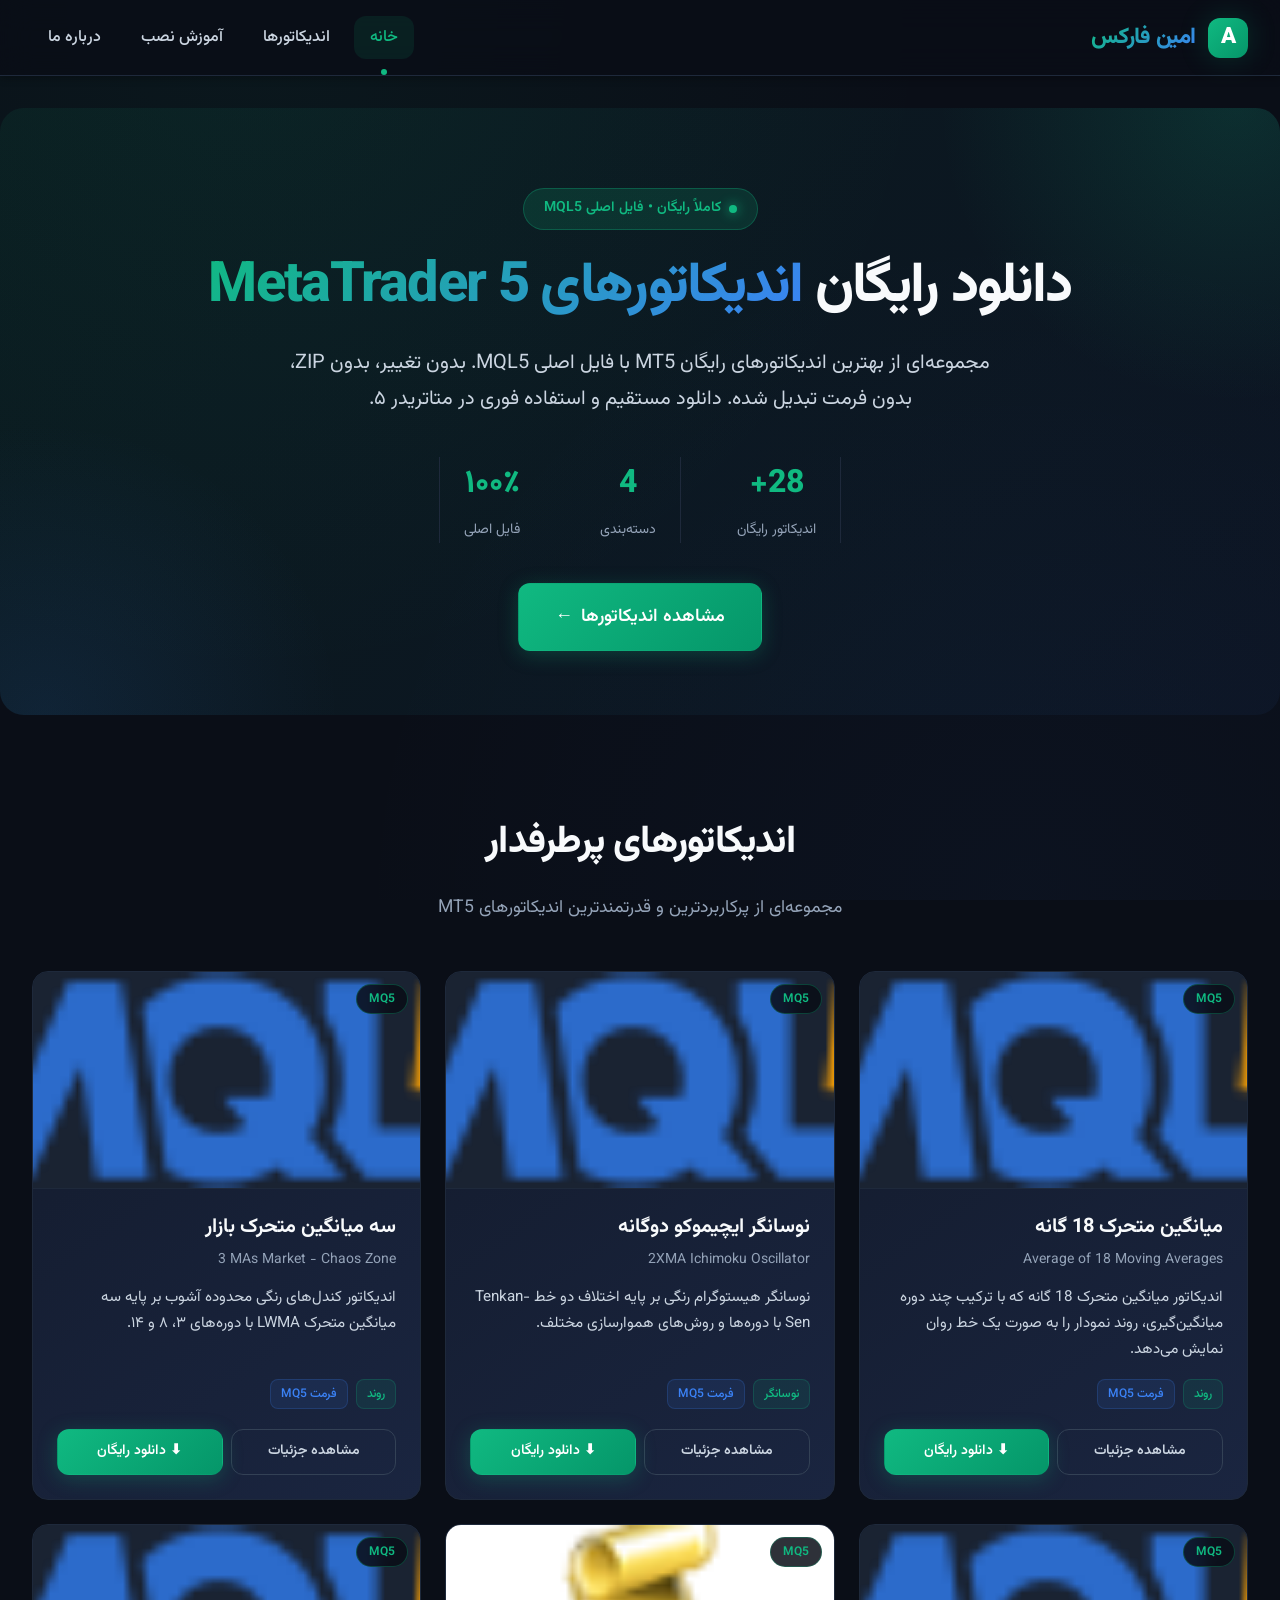
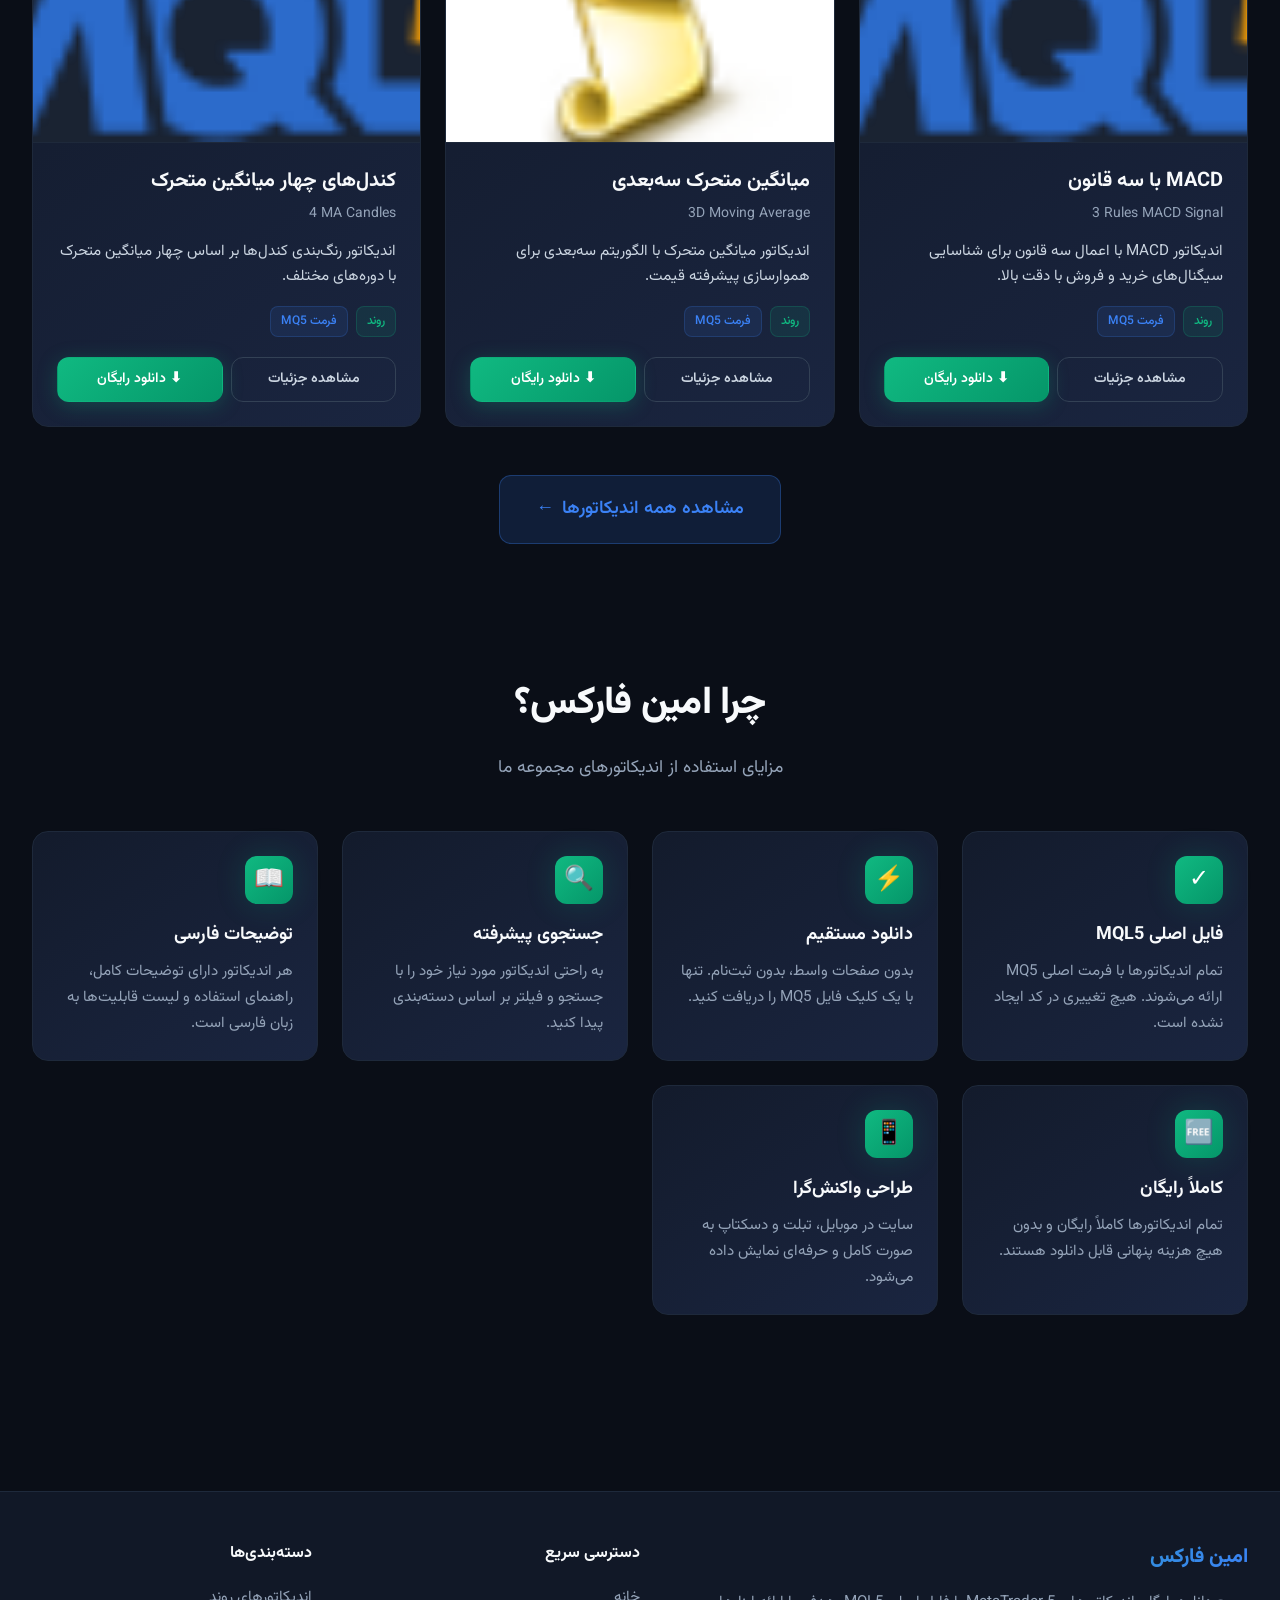
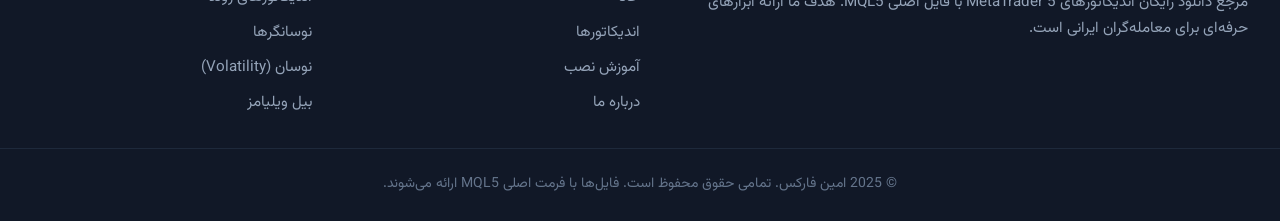
<file: index.html>
<!DOCTYPE html>
<html lang="fa" dir="rtl">
<head>
    <meta charset="UTF-8">
    <meta name="viewport" content="width=device-width, initial-scale=1.0">
    <meta name="description" content="دانلود رایگان اندیکاتورهای MetaTrader 5 با فایل اصلی MQL5 در سایت امین فارکس.">
    <meta name="keywords" content="اندیکاتور MT5, MQL5, MetaTrader 5, دانلود رایگان اندیکاتور, فارکس, امین فارکس">
    <meta name="author" content="Amin Forex">
    <meta property="og:title" content="امین فارکس | دانلود رایگان اندیکاتور MT5">
    <meta property="og:description" content="دانلود رایگان اندیکاتورهای MetaTrader 5 با فایل اصلی MQL5">
    <meta property="og:type" content="website">
    <title>امین فارکس | دانلود رایگان اندیکاتور MT5</title>
    <link rel="stylesheet" href="assets/css/style.css">
    <link rel="icon" type="image/svg+xml" href="data:image/svg+xml,%3Csvg xmlns='http://www.w3.org/2000/svg' viewBox='0 0 100 100'%3E%3Crect width='100' height='100' rx='20' fill='%2310b981'/%3E%3Ctext x='50' y='62' text-anchor='middle' fill='white' font-size='40' font-family='Arial' font-weight='bold'%3EA%3C/text%3E%3C/svg%3E">
</head>
<body>
    <header class="site-header">
        <div class="header-inner">
            <a href="index.html" class="brand">
                <div class="brand-logo">A</div>
                <span class="brand-name">امین فارکس</span>
            </a>
            <button class="menu-toggle" aria-label="منو">☰</button>
            <nav class="nav">
                <a href="index.html" class="nav-link active">خانه</a>
                <a href="indicators.html" class="nav-link">اندیکاتورها</a>
                <a href="install.html" class="nav-link">آموزش نصب</a>
                <a href="about.html" class="nav-link">درباره ما</a>
            </nav>
        </div>
    </header>

    <main>
        <section class="hero">
            <div class="hero-content">
                <span class="hero-badge">کاملاً رایگان • فایل اصلی MQL5</span>
                <h1>
                        دانلود رایگان
                        <span class="highlight">اندیکاتورهای MetaTrader 5</span>
                    </h1>
                <p>
                    مجموعه‌ای از بهترین اندیکاتورهای رایگان MT5 با فایل اصلی MQL5.
                    بدون تغییر، بدون ZIP، بدون فرمت تبدیل شده. دانلود مستقیم و استفاده فوری در متاتریدر ۵.
                </p>
                <div class="hero-stats">
                    <div class="hero-stat">
                        <span class="num"><span id="hero-count">۰</span>+</span>
                        <span class="label">اندیکاتور رایگان</span>
                    </div>
                    <div class="hero-stat">
                        <span class="num"><span id="hero-categories">۰</span></span>
                        <span class="label">دسته‌بندی</span>
                    </div>
                    <div class="hero-stat">
                        <span class="num">۱۰۰٪</span>
                        <span class="label">فایل اصلی</span>
                    </div>
                </div>
                <a href="indicators.html" class="btn btn-primary btn-lg">
                    مشاهده اندیکاتورها
                    <span>←</span>
                </a>
            </div>
        </section>

        <section class="section">
            <div class="container">
                <div class="section-header">
                    <h2 class="section-title">اندیکاتورهای پرطرفدار</h2>
                    <p class="section-subtitle">مجموعه‌ای از پرکاربردترین و قدرتمندترین اندیکاتورهای MT5</p>
                </div>
                <div class="indicators-grid" id="featured-grid">
                    <!-- Populated by JS -->
                </div>
                <div style="text-align: center; margin-top: 2rem;">
                    <a href="indicators.html" class="btn btn-secondary btn-lg">
                        مشاهده همه اندیکاتورها
                        <span>←</span>
                    </a>
                </div>
            </div>
        </section>

        <section class="section">
            <div class="container">
                <div class="section-header">
                    <h2 class="section-title">چرا امین فارکس؟</h2>
                    <p class="section-subtitle">مزایای استفاده از اندیکاتورهای مجموعه ما</p>
                </div>
                <div class="about-features">
                    <div class="about-feature">
                        <div class="icon">✓</div>
                        <h3>فایل اصلی MQL5</h3>
                        <p>تمام اندیکاتورها با فرمت اصلی MQ5 ارائه می‌شوند. هیچ تغییری در کد ایجاد نشده است.</p>
                    </div>
                    <div class="about-feature">
                        <div class="icon">⚡</div>
                        <h3>دانلود مستقیم</h3>
                        <p>بدون صفحات واسط، بدون ثبت‌نام. تنها با یک کلیک فایل MQ5 را دریافت کنید.</p>
                    </div>
                    <div class="about-feature">
                        <div class="icon">🔍</div>
                        <h3>جستجوی پیشرفته</h3>
                        <p>به راحتی اندیکاتور مورد نیاز خود را با جستجو و فیلتر بر اساس دسته‌بندی پیدا کنید.</p>
                    </div>
                    <div class="about-feature">
                        <div class="icon">📖</div>
                        <h3>توضیحات فارسی</h3>
                        <p>هر اندیکاتور دارای توضیحات کامل، راهنمای استفاده و لیست قابلیت‌ها به زبان فارسی است.</p>
                    </div>
                    <div class="about-feature">
                        <div class="icon">🆓</div>
                        <h3>کاملاً رایگان</h3>
                        <p>تمام اندیکاتورها کاملاً رایگان و بدون هیچ هزینه پنهانی قابل دانلود هستند.</p>
                    </div>
                    <div class="about-feature">
                        <div class="icon">📱</div>
                        <h3>طراحی واکنش‌گرا</h3>
                        <p>سایت در موبایل، تبلت و دسکتاپ به صورت کامل و حرفه‌ای نمایش داده می‌شود.</p>
                    </div>
                </div>
            </div>
        </section>
    </main>

    <footer class="site-footer">
        <div class="footer-content">
            <div>
                <div class="footer-brand brand-name">امین فارکس</div>
                <p class="footer-desc">
                    مرجع دانلود رایگان اندیکاتورهای MetaTrader 5 با فایل اصلی MQL5.
                    هدف ما ارائه ابزارهای حرفه‌ای برای معامله‌گران ایرانی است.
                </p>
            </div>
            <div>
                <h4 class="footer-title">دسترسی سریع</h4>
                <ul class="footer-links">
                    <li><a href="index.html">خانه</a></li>
                    <li><a href="indicators.html">اندیکاتورها</a></li>
                    <li><a href="install.html">آموزش نصب</a></li>
                    <li><a href="about.html">درباره ما</a></li>
                </ul>
            </div>
            <div>
                <h4 class="footer-title">دسته‌بندی‌ها</h4>
                <ul class="footer-links">
                    <li><a href="indicators.html?cat=trend">اندیکاتورهای روند</a></li>
                    <li><a href="indicators.html?cat=oscillator">نوسانگرها</a></li>
                    <li><a href="indicators.html?cat=volatility">نوسان (Volatility)</a></li>
                    <li><a href="indicators.html?cat=bill-williams">بیل ویلیامز</a></li>
                </ul>
            </div>
        </div>
        <div class="footer-bottom container">
            <p>© 2025 امین فارکس. تمامی حقوق محفوظ است. فایل‌ها با فرمت اصلی MQL5 ارائه می‌شوند.</p>
        </div>
    </footer>

    <script src="assets/js/main.js"></script>
</body>
</html>
</file>
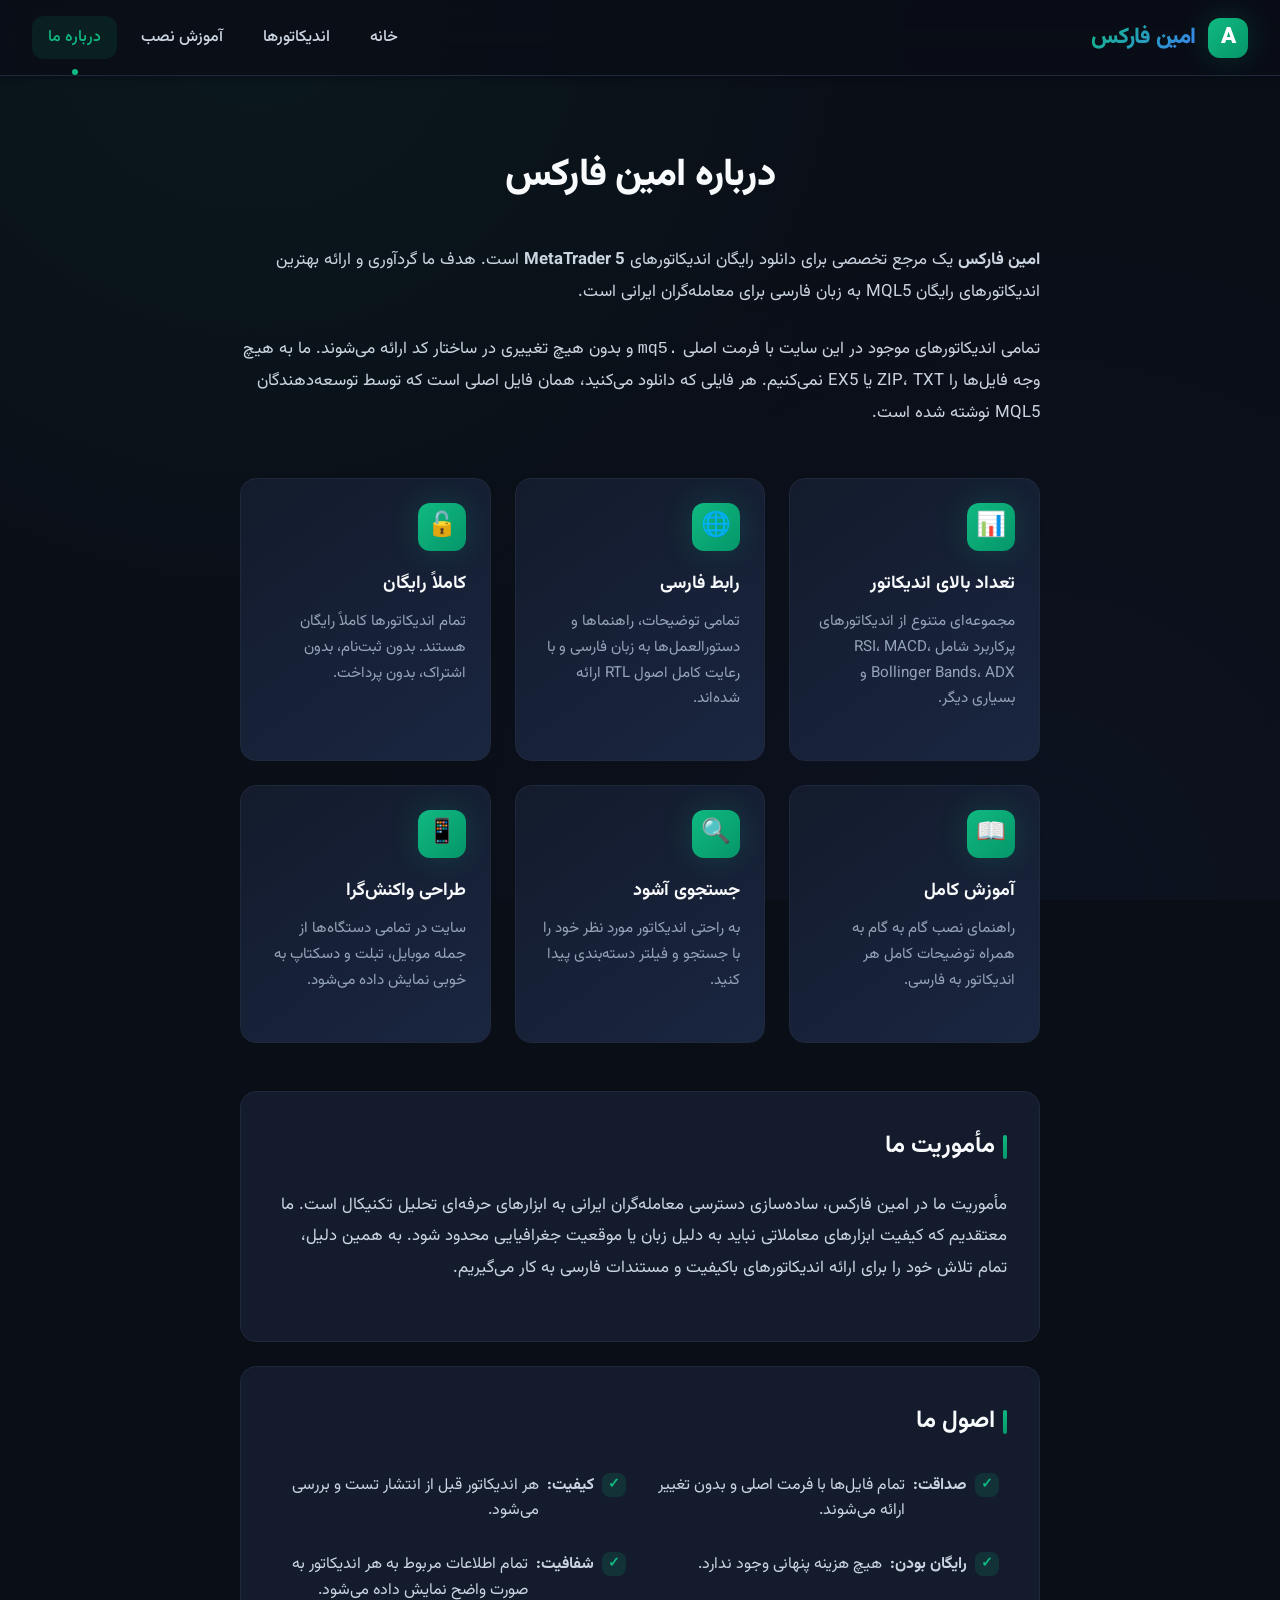
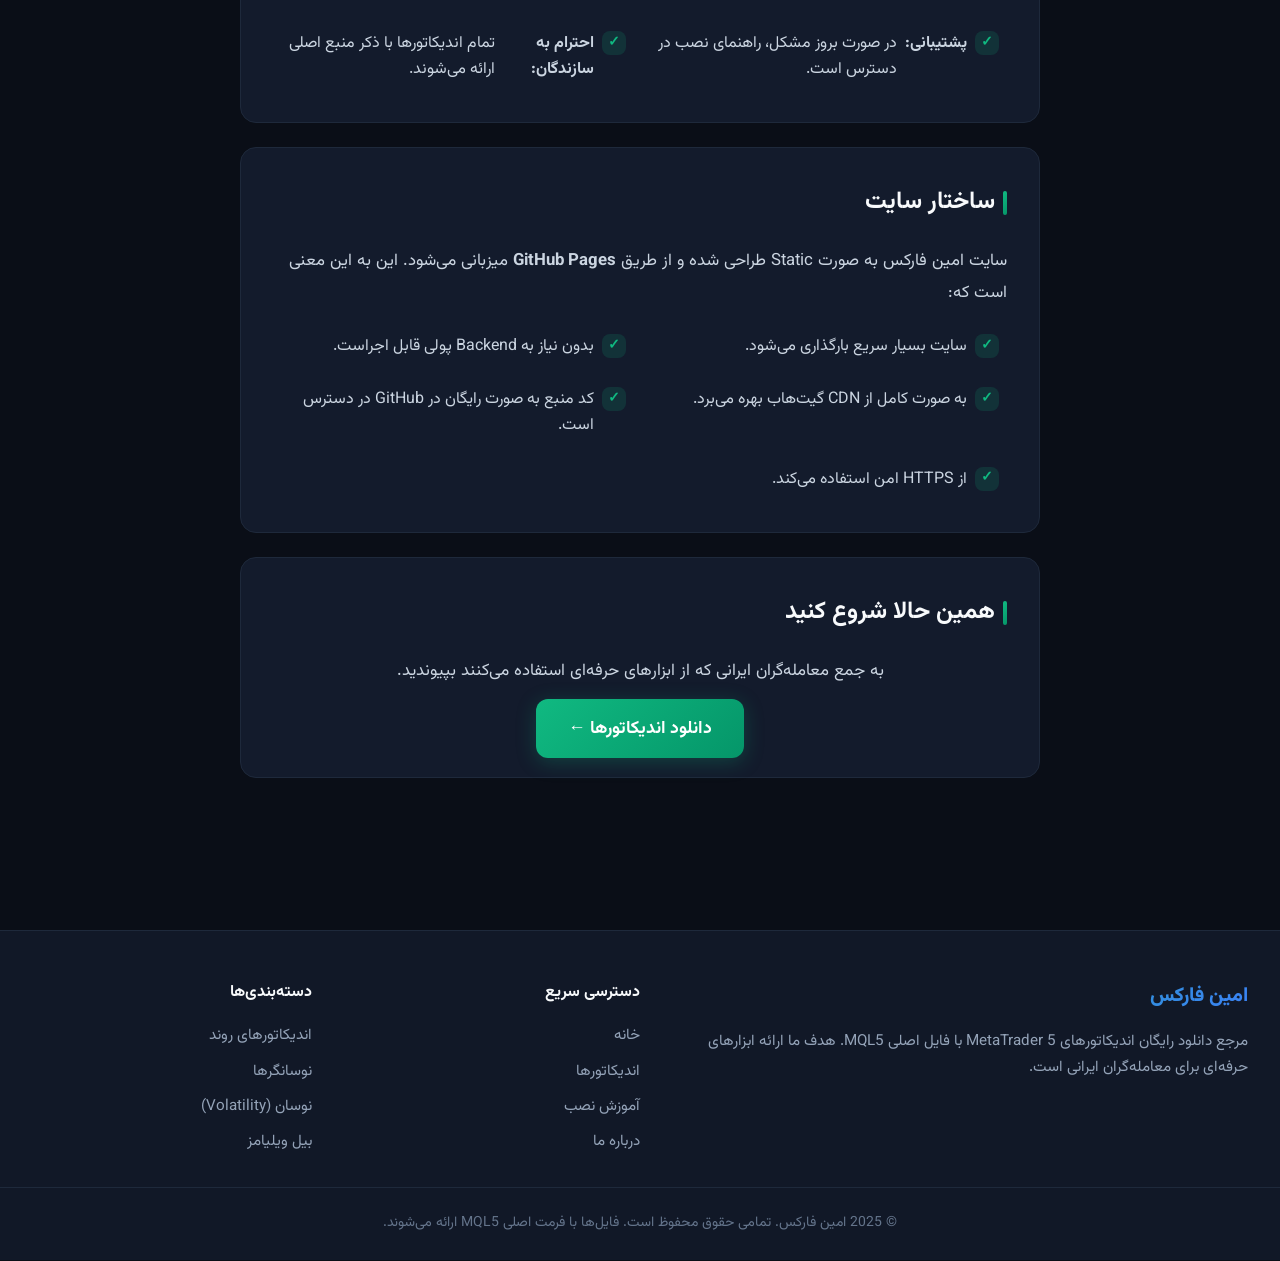
<file: about.html>
<!DOCTYPE html>
<html lang="fa" dir="rtl">
<head>
    <meta charset="UTF-8">
    <meta name="viewport" content="width=device-width, initial-scale=1.0">
    <meta name="description" content="درباره امین فارکس - مرجع دانلود رایگان اندیکاتورهای MetaTrader 5">
    <meta name="keywords" content="امین فارکس, درباره ما, اندیکاتور MT5, MQL5">
    <title>درباره ما | امین فارکس</title>
    <link rel="stylesheet" href="assets/css/style.css">
    <link rel="icon" type="image/svg+xml" href="data:image/svg+xml,%3Csvg xmlns='http://www.w3.org/2000/svg' viewBox='0 0 100 100'%3E%3Crect width='100' height='100' rx='20' fill='%2310b981'/%3E%3Ctext x='50' y='62' text-anchor='middle' fill='white' font-size='40' font-family='Arial' font-weight='bold'%3EA%3C/text%3E%3C/svg%3E">
</head>
<body>
    <header class="site-header">
        <div class="header-inner">
            <a href="index.html" class="brand">
                <div class="brand-logo">A</div>
                <span class="brand-name">امین فارکس</span>
            </a>
            <button class="menu-toggle" aria-label="منو">☰</button>
            <nav class="nav">
                <a href="index.html" class="nav-link">خانه</a>
                <a href="indicators.html" class="nav-link">اندیکاتورها</a>
                <a href="install.html" class="nav-link">آموزش نصب</a>
                <a href="about.html" class="nav-link active">درباره ما</a>
            </nav>
        </div>
    </header>

    <main>
        <section class="section">
            <div class="container">
                <div class="about-content">
                    <h1 class="section-title">درباره امین فارکس</h1>

                    <p>
                        <strong>امین فارکس</strong> یک مرجع تخصصی برای دانلود رایگان اندیکاتورهای
                        <strong>MetaTrader 5</strong> است. هدف ما گردآوری و ارائه بهترین اندیکاتورهای
                        رایگان MQL5 به زبان فارسی برای معامله‌گران ایرانی است.
                    </p>

                    <p>
                        تمامی اندیکاتورهای موجود در این سایت با فرمت اصلی <code>.mq5</code> و
                        بدون هیچ تغییری در ساختار کد ارائه می‌شوند. ما به هیچ وجه فایل‌ها را ZIP،
                        TXT یا EX5 نمی‌کنیم. هر فایلی که دانلود می‌کنید، همان فایل اصلی است که
                        توسط توسعه‌دهندگان MQL5 نوشته شده است.
                    </p>

                    <div class="about-features">
                        <div class="about-feature">
                            <div class="icon">📊</div>
                            <h3>تعداد بالای اندیکاتور</h3>
                            <p>مجموعه‌ای متنوع از اندیکاتورهای پرکاربرد شامل RSI، MACD، Bollinger Bands، ADX و بسیاری دیگر.</p>
                        </div>
                        <div class="about-feature">
                            <div class="icon">🌐</div>
                            <h3>رابط فارسی</h3>
                            <p>تمامی توضیحات، راهنماها و دستورالعمل‌ها به زبان فارسی و با رعایت کامل اصول RTL ارائه شده‌اند.</p>
                        </div>
                        <div class="about-feature">
                            <div class="icon">🔓</div>
                            <h3>کاملاً رایگان</h3>
                            <p>تمام اندیکاتورها کاملاً رایگان هستند. بدون ثبت‌نام، بدون اشتراک، بدون پرداخت.</p>
                        </div>
                        <div class="about-feature">
                            <div class="icon">📖</div>
                            <h3>آموزش کامل</h3>
                            <p>راهنمای نصب گام به گام به همراه توضیحات کامل هر اندیکاتور به فارسی.</p>
                        </div>
                        <div class="about-feature">
                            <div class="icon">🔍</div>
                            <h3>جستجوی آشود</h3>
                            <p>به راحتی اندیکاتور مورد نظر خود را با جستجو و فیلتر دسته‌بندی پیدا کنید.</p>
                        </div>
                        <div class="about-feature">
                            <div class="icon">📱</div>
                            <h3>طراحی واکنش‌گرا</h3>
                            <p>سایت در تمامی دستگاه‌ها از جمله موبایل، تبلت و دسکتاپ به خوبی نمایش داده می‌شود.</p>
                        </div>
                    </div>

                    <div class="detail-section">
                        <h2>مأموریت ما</h2>
                        <p>
                            مأموریت ما در امین فارکس، ساده‌سازی دسترسی معامله‌گران ایرانی به
                            ابزارهای حرفه‌ای تحلیل تکنیکال است. ما معتقدیم که کیفیت ابزارهای معاملاتی
                            نباید به دلیل زبان یا موقعیت جغرافیایی محدود شود. به همین دلیل،
                            تمام تلاش خود را برای ارائه اندیکاتورهای باکیفیت و مستندات فارسی
                            به کار می‌گیریم.
                        </p>
                    </div>

                    <div class="detail-section">
                        <h2>اصول ما</h2>
                        <ul class="features-list">
                            <li><strong>صداقت:</strong> تمام فایل‌ها با فرمت اصلی و بدون تغییر ارائه می‌شوند.</li>
                            <li><strong>کیفیت:</strong> هر اندیکاتور قبل از انتشار تست و بررسی می‌شود.</li>
                            <li><strong>رایگان بودن:</strong> هیچ هزینه پنهانی وجود ندارد.</li>
                            <li><strong>شفافیت:</strong> تمام اطلاعات مربوط به هر اندیکاتور به صورت واضح نمایش داده می‌شود.</li>
                            <li><strong>پشتیبانی:</strong> در صورت بروز مشکل، راهنمای نصب در دسترس است.</li>
                            <li><strong>احترام به سازندگان:</strong> تمام اندیکاتورها با ذکر منبع اصلی ارائه می‌شوند.</li>
                        </ul>
                    </div>

                    <div class="detail-section">
                        <h2>ساختار سایت</h2>
                        <p style="color: var(--text-secondary); line-height: 1.9; margin-bottom: 1rem;">
                            سایت امین فارکس به صورت Static طراحی شده و از طریق
                            <strong>GitHub Pages</strong> میزبانی می‌شود. این به این معنی است که:
                        </p>
                        <ul class="features-list">
                            <li>سایت بسیار سریع بارگذاری می‌شود.</li>
                            <li>بدون نیاز به Backend پولی قابل اجراست.</li>
                            <li>به صورت کامل از CDN گیت‌هاب بهره می‌برد.</li>
                            <li>کد منبع به صورت رایگان در GitHub در دسترس است.</li>
                            <li>از HTTPS امن استفاده می‌کند.</li>
                        </ul>
                    </div>

                    <div class="detail-section" style="text-align: center;">
                        <h2>همین حالا شروع کنید</h2>
                        <p style="color: var(--text-secondary); line-height: 1.9; margin-bottom: 1.5rem;">
                            به جمع معامله‌گران ایرانی که از ابزارهای حرفه‌ای استفاده می‌کنند بپیوندید.
                        </p>
                        <a href="indicators.html" class="btn-download">
                            دانلود اندیکاتورها ←
                        </a>
                    </div>
                </div>
            </div>
        </section>
    </main>

    <footer class="site-footer">
        <div class="footer-content">
            <div>
                <div class="footer-brand brand-name">امین فارکس</div>
                <p class="footer-desc">
                    مرجع دانلود رایگان اندیکاتورهای MetaTrader 5 با فایل اصلی MQL5.
                    هدف ما ارائه ابزارهای حرفه‌ای برای معامله‌گران ایرانی است.
                </p>
            </div>
            <div>
                <h4 class="footer-title">دسترسی سریع</h4>
                <ul class="footer-links">
                    <li><a href="index.html">خانه</a></li>
                    <li><a href="indicators.html">اندیکاتورها</a></li>
                    <li><a href="install.html">آموزش نصب</a></li>
                    <li><a href="about.html">درباره ما</a></li>
                </ul>
            </div>
            <div>
                <h4 class="footer-title">دسته‌بندی‌ها</h4>
                <ul class="footer-links">
                    <li><a href="indicators.html?cat=trend">اندیکاتورهای روند</a></li>
                    <li><a href="indicators.html?cat=oscillator">نوسانگرها</a></li>
                    <li><a href="indicators.html?cat=volatility">نوسان (Volatility)</a></li>
                    <li><a href="indicators.html?cat=bill-williams">بیل ویلیامز</a></li>
                </ul>
            </div>
        </div>
        <div class="footer-bottom container">
            <p>© 2025 امین فارکس. تمامی حقوق محفوظ است. فایل‌ها با فرمت اصلی MQL5 ارائه می‌شوند.</p>
        </div>
    </footer>

    <script src="assets/js/main.js"></script>
</body>
</html>
</file>
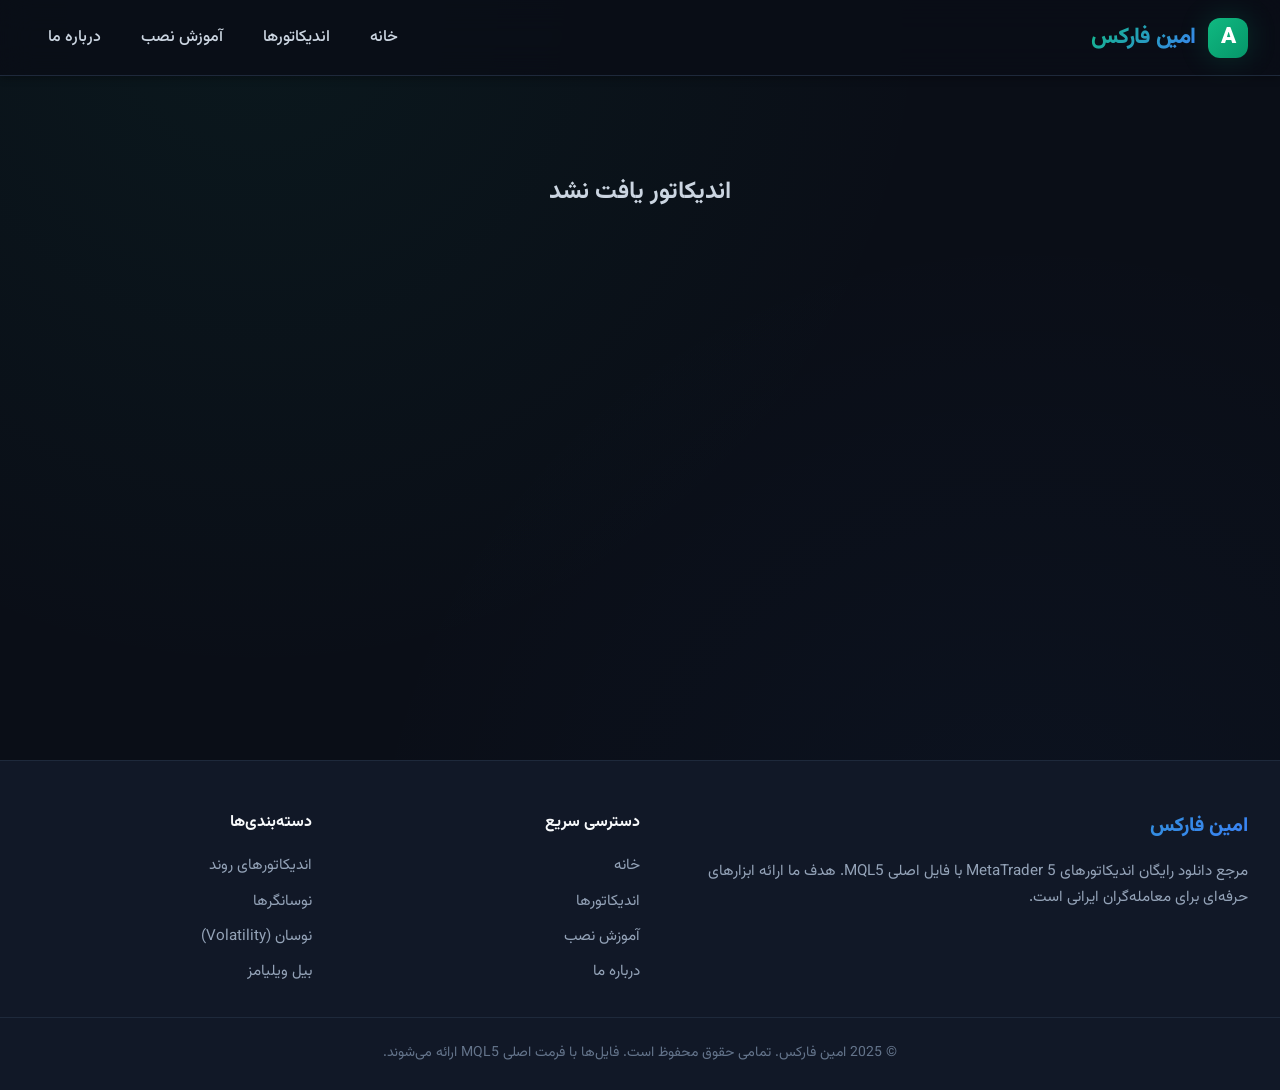
<file: indicator.html>
<!DOCTYPE html>
<html lang="fa" dir="rtl">
<head>
    <meta charset="UTF-8">
    <meta name="viewport" content="width=device-width, initial-scale=1.0">
    <meta name="description" content="جزئیات اندیکاتور MT5 - دانلود رایگان فایل اصلی MQL5 در امین فارکس">
    <meta name="keywords" content="اندیکاتور MT5, MQL5, MetaTrader 5, دانلود رایگان">
    <title>جزئیات اندیکاتور | امین فارکس</title>
    <link rel="stylesheet" href="assets/css/style.css">
    <link rel="icon" type="image/svg+xml" href="data:image/svg+xml,%3Csvg xmlns='http://www.w3.org/2000/svg' viewBox='0 0 100 100'%3E%3Crect width='100' height='100' rx='20' fill='%2310b981'/%3E%3Ctext x='50' y='62' text-anchor='middle' fill='white' font-size='40' font-family='Arial' font-weight='bold'%3EA%3C/text%3E%3C/svg%3E">
</head>
<body>
    <header class="site-header">
        <div class="header-inner">
            <a href="index.html" class="brand">
                <div class="brand-logo">A</div>
                <span class="brand-name">امین فارکس</span>
            </a>
            <button class="menu-toggle" aria-label="منو">☰</button>
            <nav class="nav">
                <a href="index.html" class="nav-link">خانه</a>
                <a href="indicators.html" class="nav-link">اندیکاتورها</a>
                <a href="install.html" class="nav-link">آموزش نصب</a>
                <a href="about.html" class="nav-link">درباره ما</a>
            </nav>
        </div>
    </header>

    <main>
        <div class="container">
            <div id="indicator-detail" class="detail-page">
                <!-- Populated by JS -->
            </div>
        </div>
    </main>

    <footer class="site-footer">
        <div class="footer-content">
            <div>
                <div class="footer-brand brand-name">امین فارکس</div>
                <p class="footer-desc">
                    مرجع دانلود رایگان اندیکاتورهای MetaTrader 5 با فایل اصلی MQL5.
                    هدف ما ارائه ابزارهای حرفه‌ای برای معامله‌گران ایرانی است.
                </p>
            </div>
            <div>
                <h4 class="footer-title">دسترسی سریع</h4>
                <ul class="footer-links">
                    <li><a href="index.html">خانه</a></li>
                    <li><a href="indicators.html">اندیکاتورها</a></li>
                    <li><a href="install.html">آموزش نصب</a></li>
                    <li><a href="about.html">درباره ما</a></li>
                </ul>
            </div>
            <div>
                <h4 class="footer-title">دسته‌بندی‌ها</h4>
                <ul class="footer-links">
                    <li><a href="indicators.html?cat=trend">اندیکاتورهای روند</a></li>
                    <li><a href="indicators.html?cat=oscillator">نوسانگرها</a></li>
                    <li><a href="indicators.html?cat=volatility">نوسان (Volatility)</a></li>
                    <li><a href="indicators.html?cat=bill-williams">بیل ویلیامز</a></li>
                </ul>
            </div>
        </div>
        <div class="footer-bottom container">
            <p>© 2025 امین فارکس. تمامی حقوق محفوظ است. فایل‌ها با فرمت اصلی MQL5 ارائه می‌شوند.</p>
        </div>
    </footer>

    <script src="assets/js/main.js"></script>
</body>
</html>
</file>
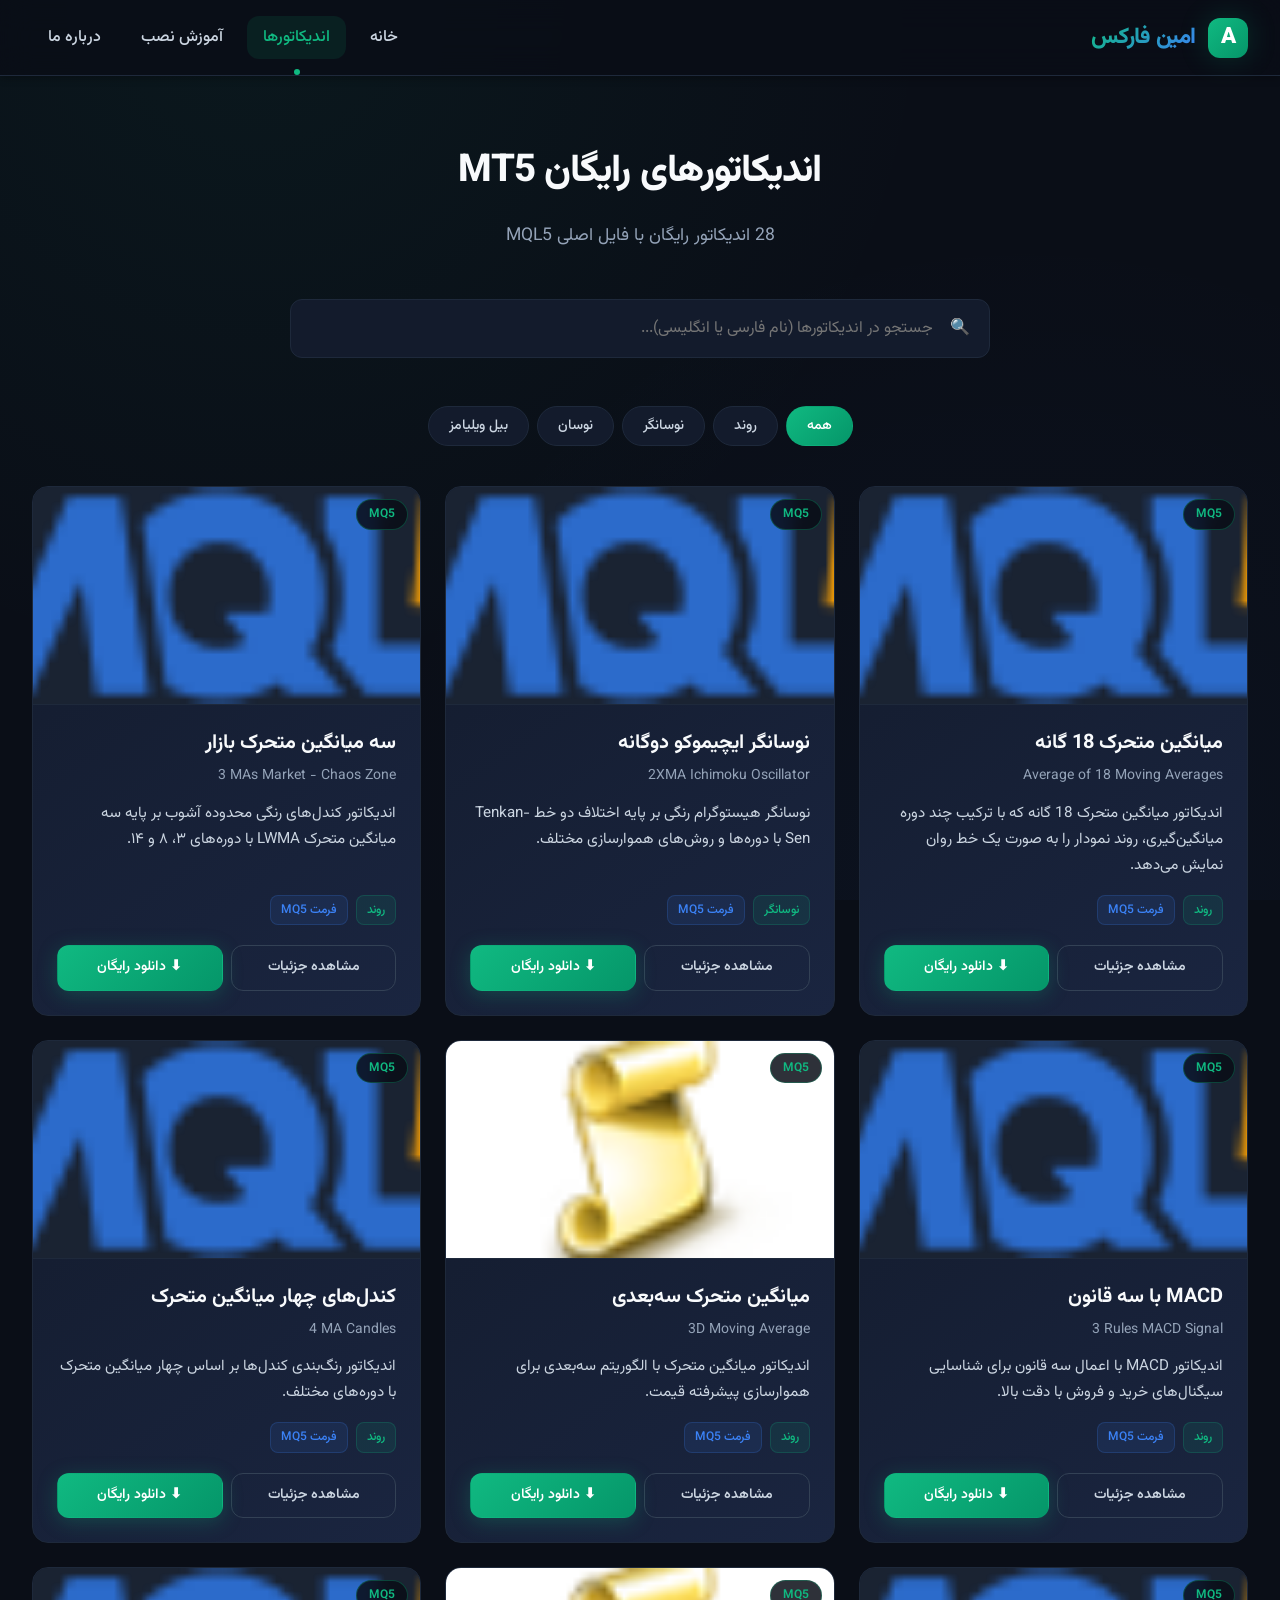
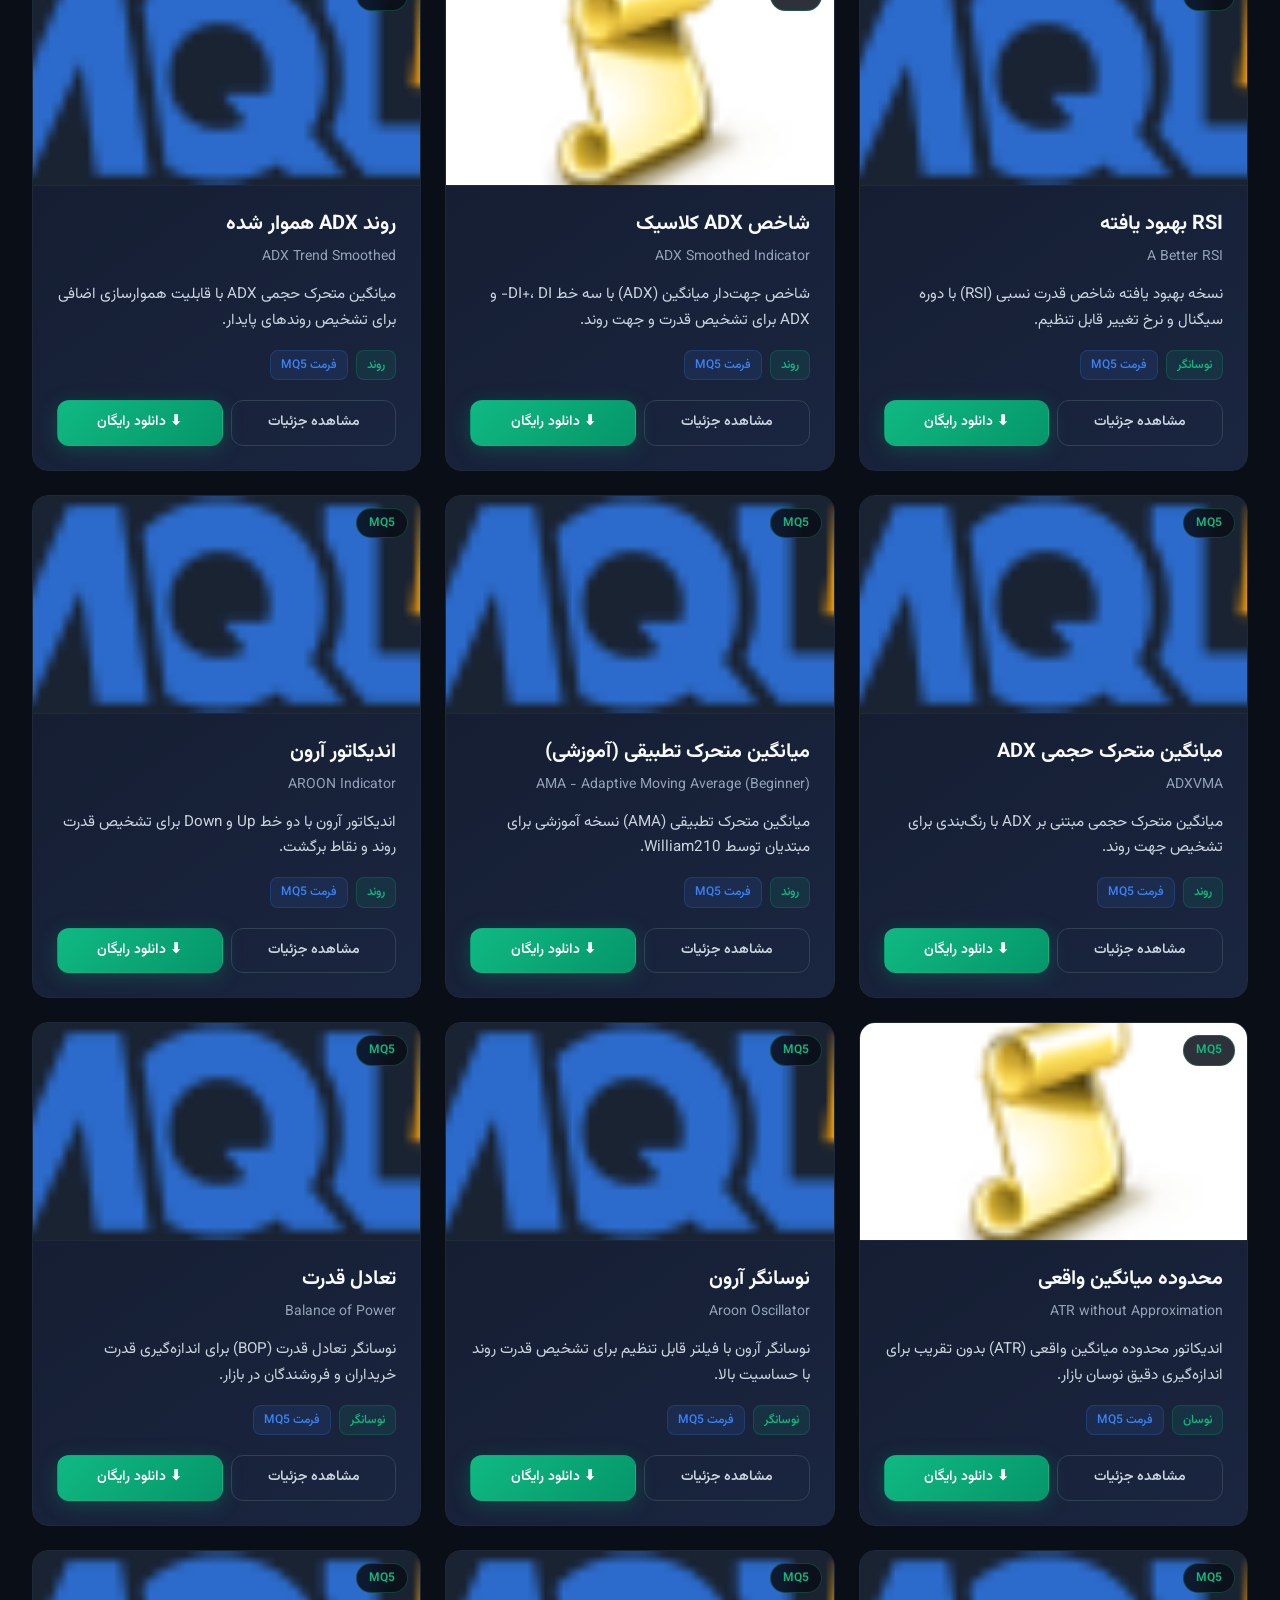
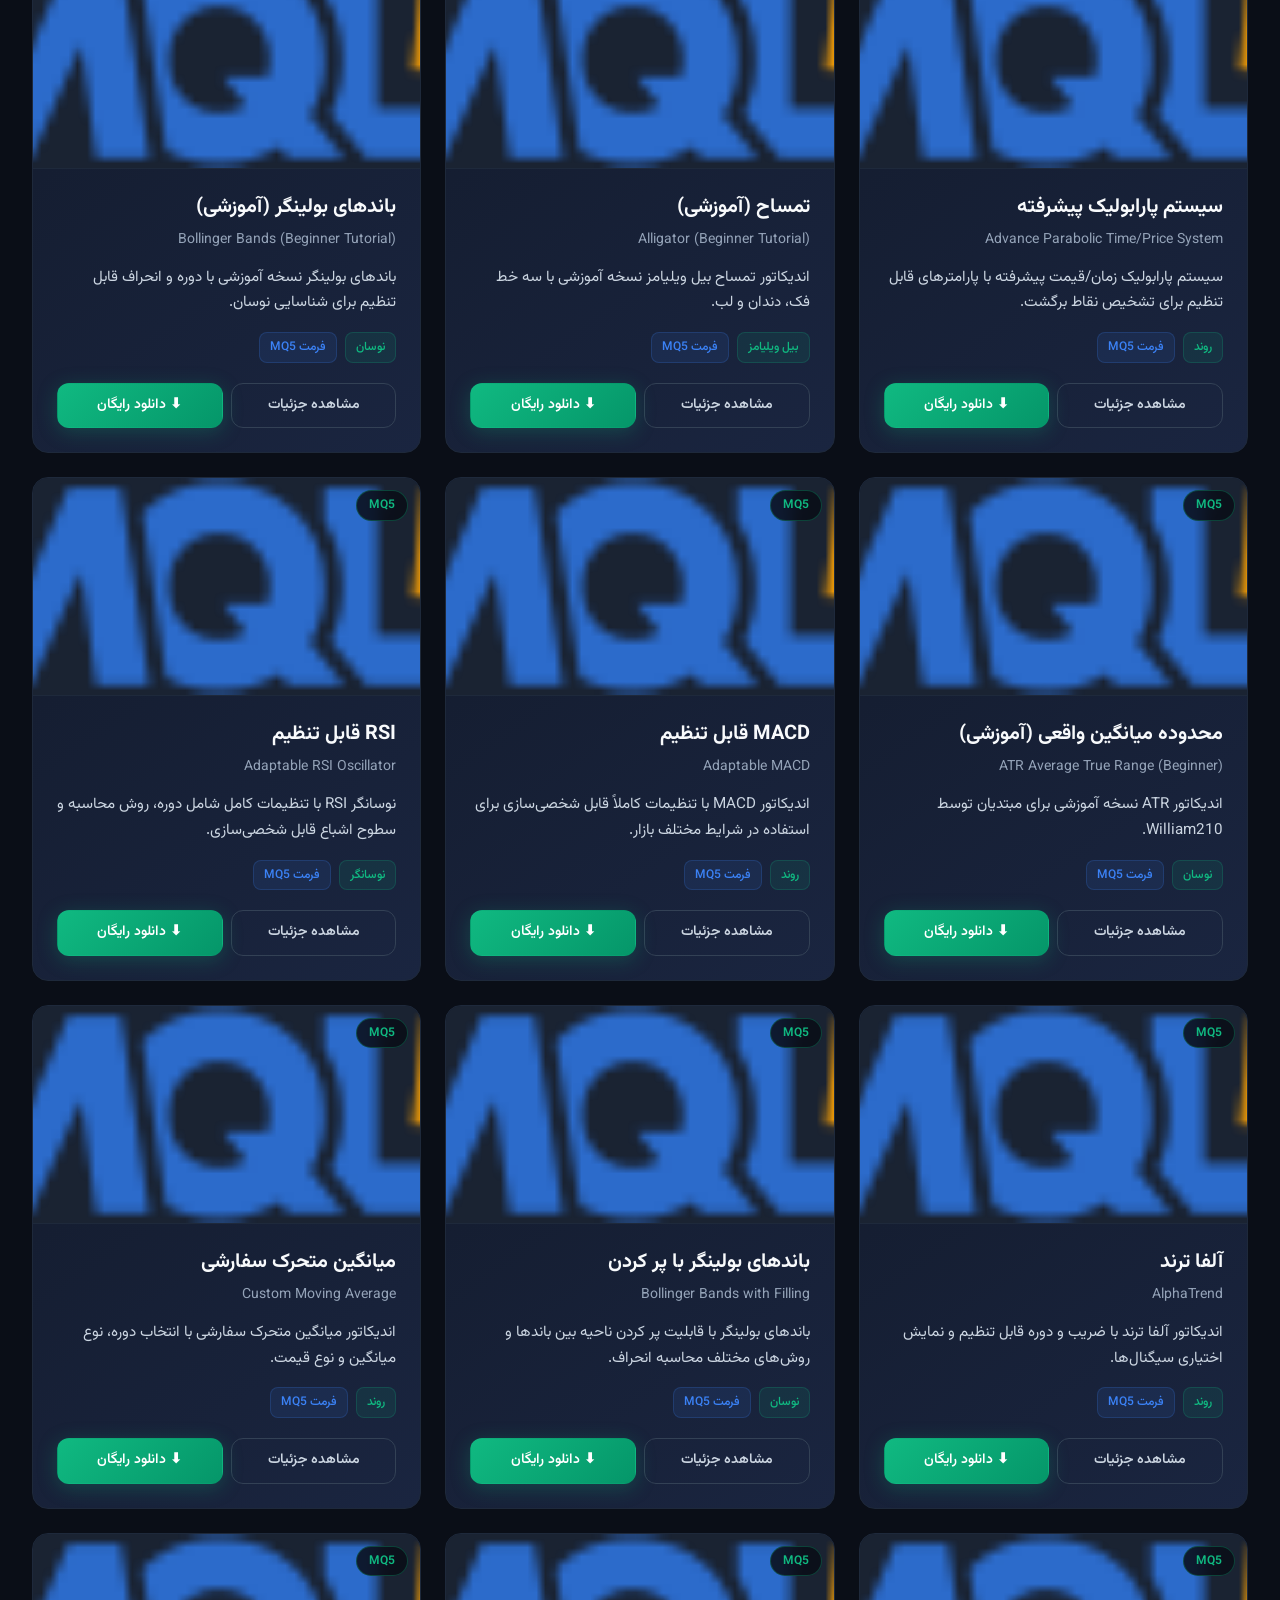
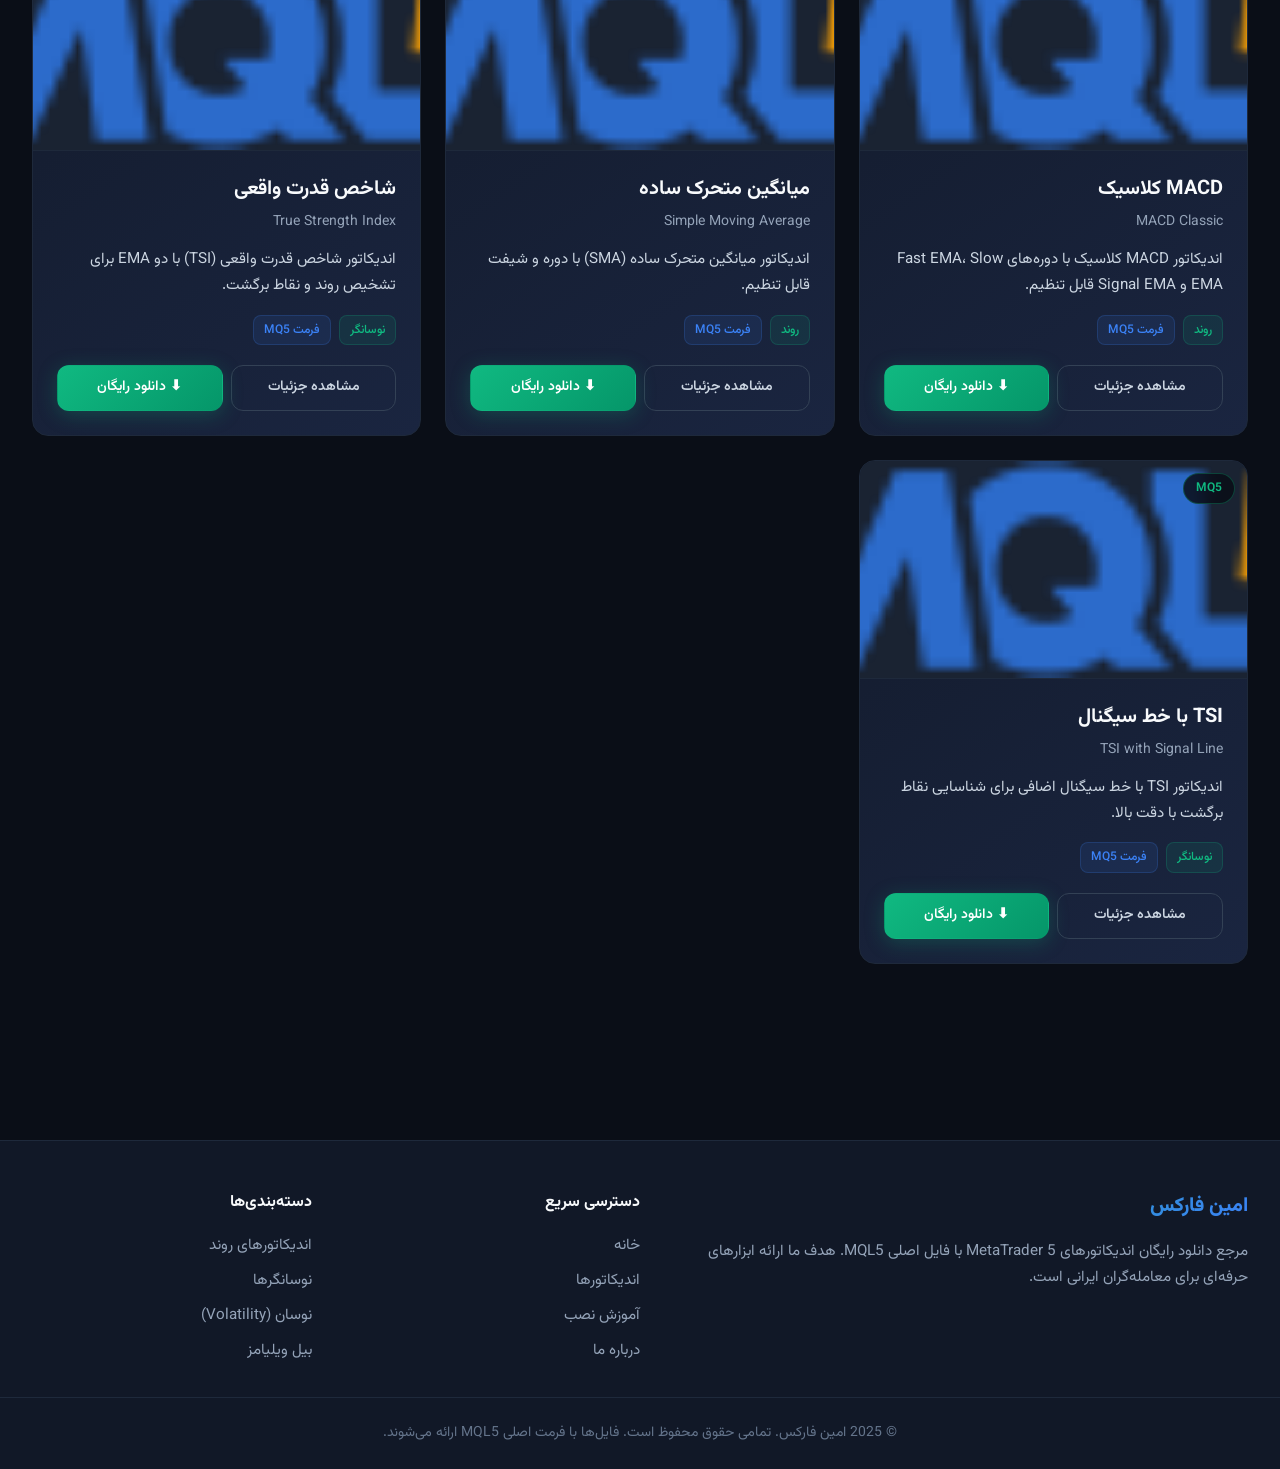
<file: indicators.html>
<!DOCTYPE html>
<html lang="fa" dir="rtl">
<head>
    <meta charset="UTF-8">
    <meta name="viewport" content="width=device-width, initial-scale=1.0">
    <meta name="description" content="دانلود رایگان اندیکاتورهای رایگان MetaTrader 5 - مجموعه کامل اندیکاتورهای MQL5 در سایت امین فارکس">
    <meta name="keywords" content="اندیکاتور MT5, MQL5, MetaTrader 5, دانلود رایگان, RSI, MACD, Bollinger Bands">
    <meta property="og:title" content="اندیکاتورهای رایگان MT5 | امین فارکس">
    <meta property="og:description" content="مجموعه کامل اندیکاتورهای رایگان MetaTrader 5 با فایل اصلی MQL5">
    <title>اندیکاتورهای رایگان MT5 | امین فارکس</title>
    <link rel="stylesheet" href="assets/css/style.css">
    <link rel="icon" type="image/svg+xml" href="data:image/svg+xml,%3Csvg xmlns='http://www.w3.org/2000/svg' viewBox='0 0 100 100'%3E%3Crect width='100' height='100' rx='20' fill='%2310b981'/%3E%3Ctext x='50' y='62' text-anchor='middle' fill='white' font-size='40' font-family='Arial' font-weight='bold'%3EA%3C/text%3E%3C/svg%3E">
</head>
<body>
    <header class="site-header">
        <div class="header-inner">
            <a href="index.html" class="brand">
                <div class="brand-logo">A</div>
                <span class="brand-name">امین فارکس</span>
            </a>
            <button class="menu-toggle" aria-label="منو">☰</button>
            <nav class="nav">
                <a href="index.html" class="nav-link">خانه</a>
                <a href="indicators.html" class="nav-link active">اندیکاتورها</a>
                <a href="install.html" class="nav-link">آموزش نصب</a>
                <a href="about.html" class="nav-link">درباره ما</a>
            </nav>
        </div>
    </header>

    <main>
        <section class="section">
            <div class="container">
                <div class="section-header">
                    <h1 class="section-title">اندیکاتورهای رایگان MT5</h1>
                    <p class="section-subtitle">
                        <span id="indicators-count">۰</span> اندیکاتور رایگان با فایل اصلی MQL5
                    </p>
                </div>

                <div class="search-bar">
                    <input
                        type="text"
                        id="search-input"
                        class="search-input"
                        placeholder="جستجو در اندیکاتورها (نام فارسی یا انگلیسی)..."
                        autocomplete="off"
                    >
                    <span class="search-icon">🔍</span>
                </div>

                <div class="filter-pills" id="filter-pills">
                    <!-- Populated by JS -->
                </div>

                <div class="indicators-grid" id="indicators-grid">
                    <!-- Populated by JS -->
                </div>
            </div>
        </section>
    </main>

    <footer class="site-footer">
        <div class="footer-content">
            <div>
                <div class="footer-brand brand-name">امین فارکس</div>
                <p class="footer-desc">
                    مرجع دانلود رایگان اندیکاتورهای MetaTrader 5 با فایل اصلی MQL5.
                    هدف ما ارائه ابزارهای حرفه‌ای برای معامله‌گران ایرانی است.
                </p>
            </div>
            <div>
                <h4 class="footer-title">دسترسی سریع</h4>
                <ul class="footer-links">
                    <li><a href="index.html">خانه</a></li>
                    <li><a href="indicators.html">اندیکاتورها</a></li>
                    <li><a href="install.html">آموزش نصب</a></li>
                    <li><a href="about.html">درباره ما</a></li>
                </ul>
            </div>
            <div>
                <h4 class="footer-title">دسته‌بندی‌ها</h4>
                <ul class="footer-links">
                    <li><a href="indicators.html?cat=trend">اندیکاتورهای روند</a></li>
                    <li><a href="indicators.html?cat=oscillator">نوسانگرها</a></li>
                    <li><a href="indicators.html?cat=volatility">نوسان (Volatility)</a></li>
                    <li><a href="indicators.html?cat=bill-williams">بیل ویلیامز</a></li>
                </ul>
            </div>
        </div>
        <div class="footer-bottom container">
            <p>© 2025 امین فارکس. تمامی حقوق محفوظ است. فایل‌ها با فرمت اصلی MQL5 ارائه می‌شوند.</p>
        </div>
    </footer>

    <script src="assets/js/main.js"></script>
</body>
</html>
</file>
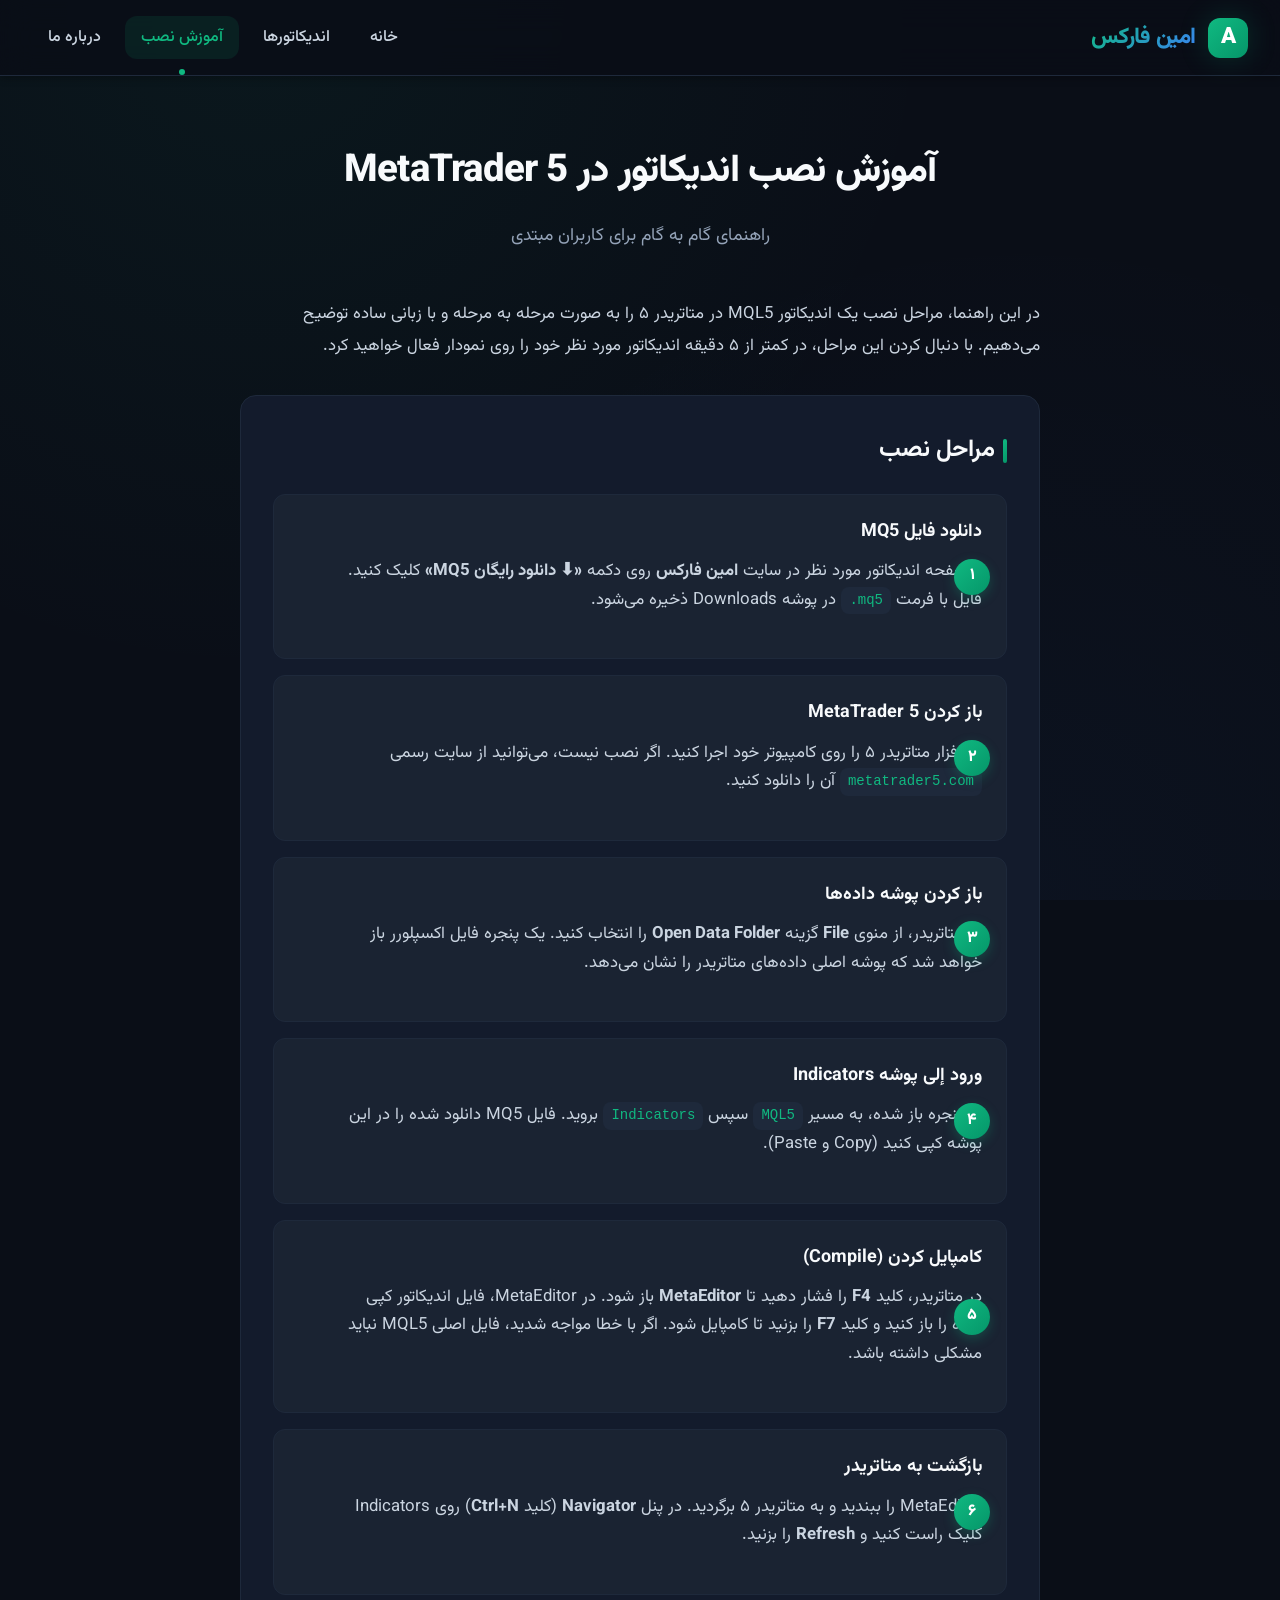
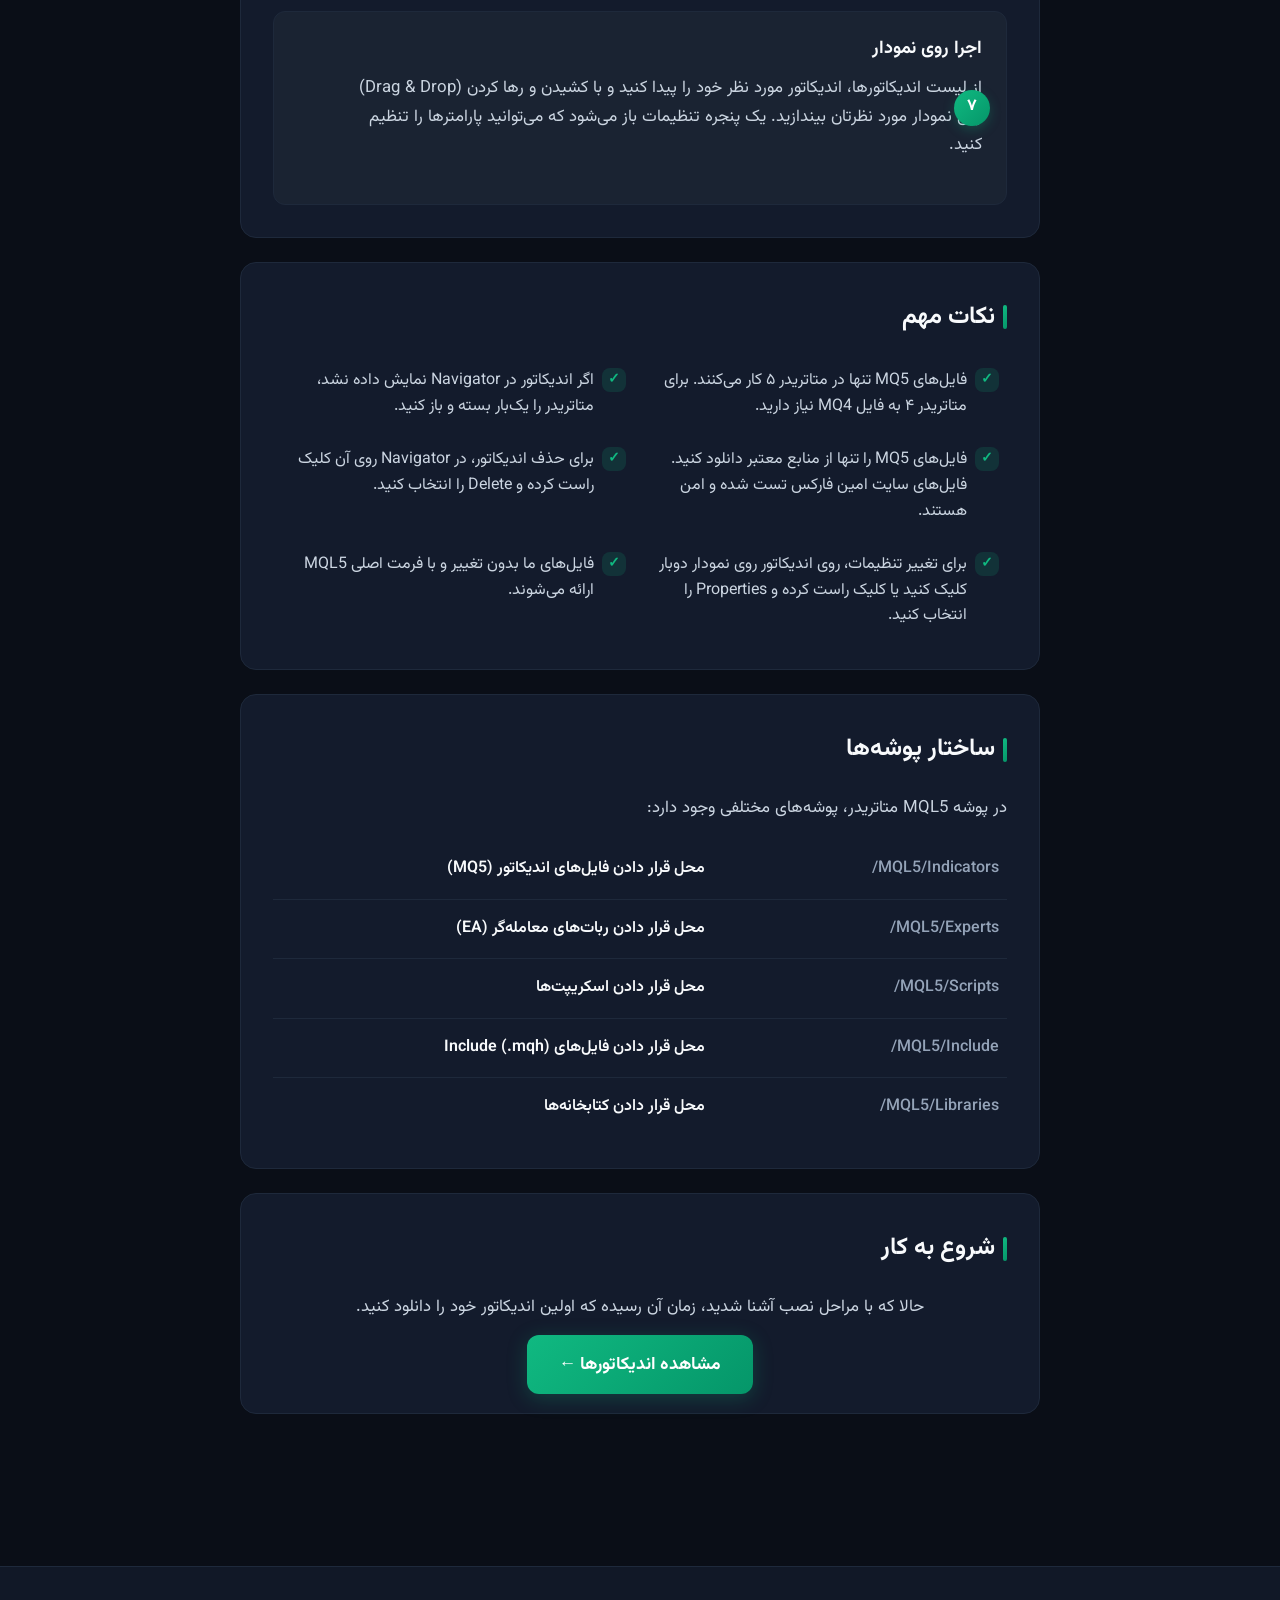
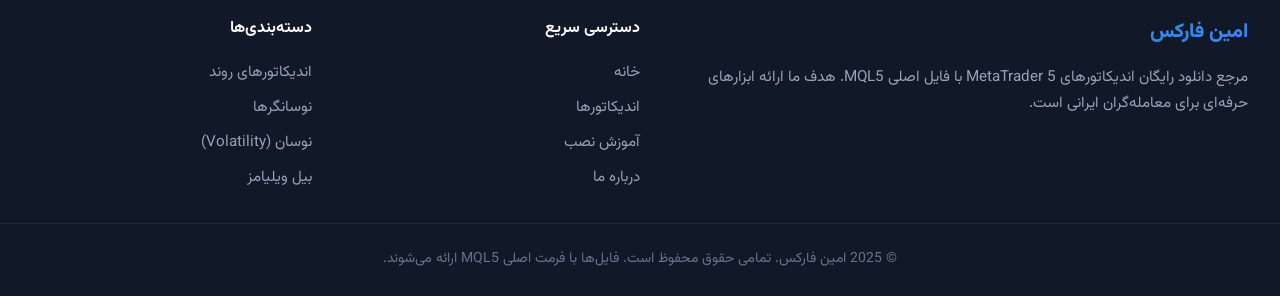
<file: install.html>
<!DOCTYPE html>
<html lang="fa" dir="rtl">
<head>
    <meta charset="UTF-8">
    <meta name="viewport" content="width=device-width, initial-scale=1.0">
    <meta name="description" content="آموزش نصب اندیکاتور در MetaTrader 5 - راهنمای گام به گام فارسی برای مبتدیان در امین فارکس">
    <meta name="keywords" content="آموزش نصب اندیکاتور, MetaTrader 5, MQL5, آموزش MT5">
    <meta property="og:title" content="آموزش نصب اندیکاتور در MetaTrader 5 | امین فارکس">
    <meta property="og:description" content="راهنمای گام به گام نصب اندیکاتور در متاتریدر 5 به زبان فارسی">
    <title>آموزش نصب اندیکاتور در MetaTrader 5 | امین فارکس</title>
    <link rel="stylesheet" href="assets/css/style.css">
    <link rel="icon" type="image/svg+xml" href="data:image/svg+xml,%3Csvg xmlns='http://www.w3.org/2000/svg' viewBox='0 0 100 100'%3E%3Crect width='100' height='100' rx='20' fill='%2310b981'/%3E%3Ctext x='50' y='62' text-anchor='middle' fill='white' font-size='40' font-family='Arial' font-weight='bold'%3EA%3C/text%3E%3C/svg%3E">
</head>
<body>
    <header class="site-header">
        <div class="header-inner">
            <a href="index.html" class="brand">
                <div class="brand-logo">A</div>
                <span class="brand-name">امین فارکس</span>
            </a>
            <button class="menu-toggle" aria-label="منو">☰</button>
            <nav class="nav">
                <a href="index.html" class="nav-link">خانه</a>
                <a href="indicators.html" class="nav-link">اندیکاتورها</a>
                <a href="install.html" class="nav-link active">آموزش نصب</a>
                <a href="about.html" class="nav-link">درباره ما</a>
            </nav>
        </div>
    </header>

    <main>
        <section class="section">
            <div class="container">
                <div class="section-header">
                    <h1 class="section-title">آموزش نصب اندیکاتور در MetaTrader 5</h1>
                    <p class="section-subtitle">راهنمای گام به گام برای کاربران مبتدی</p>
                </div>

                <div class="about-content">
                    <p>
                        در این راهنما، مراحل نصب یک اندیکاتور MQL5 در متاتریدر ۵ را به صورت مرحله به مرحله
                        و با زبانی ساده توضیح می‌دهیم. با دنبال کردن این مراحل، در کمتر از ۵ دقیقه
                        اندیکاتور مورد نظر خود را روی نمودار فعال خواهید کرد.
                    </p>

                    <div class="detail-section" style="margin-top: 2rem;">
                        <h2>مراحل نصب</h2>
                        <ol class="steps-list">
                            <li class="step-item">
                                <h3>دانلود فایل MQ5</h3>
                                <p>
                                    از صفحه اندیکاتور مورد نظر در سایت <strong>امین فارکس</strong> روی دکمه
                                    <strong>«⬇ دانلود رایگان MQ5»</strong> کلیک کنید. فایل با فرمت
                                    <code>.mq5</code> در پوشه Downloads ذخیره می‌شود.
                                </p>
                            </li>

                            <li class="step-item">
                                <h3>باز کردن MetaTrader 5</h3>
                                <p>
                                    نرم‌افزار متاتریدر ۵ را روی کامپیوتر خود اجرا کنید. اگر نصب نیست،
                                    می‌توانید از سایت رسمی <code>metatrader5.com</code> آن را دانلود کنید.
                                </p>
                            </li>

                            <li class="step-item">
                                <h3>باز کردن پوشه داده‌ها</h3>
                                <p>
                                    در متاتریدر، از منوی <strong>File</strong> گزینه
                                    <strong>Open Data Folder</strong> را انتخاب کنید. یک پنجره فایل اکسپلورر
                                    باز خواهد شد که پوشه اصلی داده‌های متاتریدر را نشان می‌دهد.
                                </p>
                            </li>

                            <li class="step-item">
                                <h3>ورود إلى پوشه Indicators</h3>
                                <p>
                                    در پنجره باز شده، به مسیر <code>MQL5</code> سپس <code>Indicators</code>
                                    بروید. فایل MQ5 دانلود شده را در این پوشه کپی کنید (Copy و Paste).
                                </p>
                            </li>

                            <li class="step-item">
                                <h3>کامپایل کردن (Compile)</h3>
                                <p>
                                    در متاتریدر، کلید <strong>F4</strong> را فشار دهید تا
                                    <strong>MetaEditor</strong> باز شود. در MetaEditor، فایل اندیکاتور
                                    کپی شده را باز کنید و کلید <strong>F7</strong> را بزنید تا کامپایل
                                    شود. اگر با خطا مواجه شدید، فایل اصلی MQL5 نباید مشکلی داشته باشد.
                                </p>
                            </li>

                            <li class="step-item">
                                <h3>بازگشت به متاتریدر</h3>
                                <p>
                                    MetaEditor را ببندید و به متاتریدر ۵ برگردید. در پنل
                                    <strong>Navigator</strong> (کلید <strong>Ctrl+N</strong>) روی
                                    Indicators کلیک راست کنید و <strong>Refresh</strong> را بزنید.
                                </p>
                            </li>

                            <li class="step-item">
                                <h3>اجرا روی نمودار</h3>
                                <p>
                                    از لیست اندیکاتورها، اندیکاتور مورد نظر خود را پیدا کنید و با
                                    کشیدن و رها کردن (Drag & Drop) روی نمودار مورد نظرتان بیندازید.
                                    یک پنجره تنظیمات باز می‌شود که می‌توانید پارامترها را تنظیم کنید.
                                </p>
                            </li>
                        </ol>
                    </div>

                    <div class="detail-section">
                        <h2>نکات مهم</h2>
                        <ul class="features-list">
                            <li>فایل‌های MQ5 تنها در متاتریدر ۵ کار می‌کنند. برای متاتریدر ۴ به فایل MQ4 نیاز دارید.</li>
                            <li>اگر اندیکاتور در Navigator نمایش داده نشد، متاتریدر را یک‌بار بسته و باز کنید.</li>
                            <li>فایل‌های MQ5 را تنها از منابع معتبر دانلود کنید. فایل‌های سایت امین فارکس تست شده و امن هستند.</li>
                            <li>برای حذف اندیکاتور، در Navigator روی آن کلیک راست کرده و Delete را انتخاب کنید.</li>
                            <li>برای تغییر تنظیمات، روی اندیکاتور روی نمودار دوبار کلیک کنید یا کلیک راست کرده و Properties را انتخاب کنید.</li>
                            <li>فایل‌های ما بدون تغییر و با فرمت اصلی MQL5 ارائه می‌شوند.</li>
                        </ul>
                    </div>

                    <div class="detail-section">
                        <h2>ساختار پوشه‌ها</h2>
                        <p style="color: var(--text-secondary); line-height: 1.9; margin-bottom: 1rem;">
                            در پوشه MQL5 متاتریدر، پوشه‌های مختلفی وجود دارد:
                        </p>
                        <table class="info-table">
                            <tbody>
                                <tr>
                                    <th>MQL5/Indicators/</th>
                                    <td>محل قرار دادن فایل‌های اندیکاتور (MQ5)</td>
                                </tr>
                                <tr>
                                    <th>MQL5/Experts/</th>
                                    <td>محل قرار دادن ربات‌های معامله‌گر (EA)</td>
                                </tr>
                                <tr>
                                    <th>MQL5/Scripts/</th>
                                    <td>محل قرار دادن اسکریپت‌ها</td>
                                </tr>
                                <tr>
                                    <th>MQL5/Include/</th>
                                    <td>محل قرار دادن فایل‌های Include (.mqh)</td>
                                </tr>
                                <tr>
                                    <th>MQL5/Libraries/</th>
                                    <td>محل قرار دادن کتابخانه‌ها</td>
                                </tr>
                            </tbody>
                        </table>
                    </div>

                    <div class="detail-section" style="text-align: center;">
                        <h2>شروع به کار</h2>
                        <p style="color: var(--text-secondary); line-height: 1.9; margin-bottom: 1.5rem;">
                            حالا که با مراحل نصب آشنا شدید، زمان آن رسیده که اولین اندیکاتور خود را دانلود کنید.
                        </p>
                        <a href="indicators.html" class="btn-download">
                            مشاهده اندیکاتورها ←
                        </a>
                    </div>
                </div>
            </div>
        </section>
    </main>

    <footer class="site-footer">
        <div class="footer-content">
            <div>
                <div class="footer-brand brand-name">امین فارکس</div>
                <p class="footer-desc">
                    مرجع دانلود رایگان اندیکاتورهای MetaTrader 5 با فایل اصلی MQL5.
                    هدف ما ارائه ابزارهای حرفه‌ای برای معامله‌گران ایرانی است.
                </p>
            </div>
            <div>
                <h4 class="footer-title">دسترسی سریع</h4>
                <ul class="footer-links">
                    <li><a href="index.html">خانه</a></li>
                    <li><a href="indicators.html">اندیکاتورها</a></li>
                    <li><a href="install.html">آموزش نصب</a></li>
                    <li><a href="about.html">درباره ما</a></li>
                </ul>
            </div>
            <div>
                <h4 class="footer-title">دسته‌بندی‌ها</h4>
                <ul class="footer-links">
                    <li><a href="indicators.html?cat=trend">اندیکاتورهای روند</a></li>
                    <li><a href="indicators.html?cat=oscillator">نوسانگرها</a></li>
                    <li><a href="indicators.html?cat=volatility">نوسان (Volatility)</a></li>
                    <li><a href="indicators.html?cat=bill-williams">بیل ویلیامز</a></li>
                </ul>
            </div>
        </div>
        <div class="footer-bottom container">
            <p>© 2025 امین فارکس. تمامی حقوق محفوظ است. فایل‌ها با فرمت اصلی MQL5 ارائه می‌شوند.</p>
        </div>
    </footer>

    <script src="assets/js/main.js"></script>
</body>
</html>
</file>
<file: assets/css/style.css>
/* Amin Forex - Professional Trading Theme */
/* Persian RTL Trading Website */

@import url('https://fonts.googleapis.com/css2?family=Vazirmatn:wght@300;400;500;600;700;800&display=swap');

:root {
    --bg-primary: #0a0e17;
    --bg-secondary: #111827;
    --bg-tertiary: #1a2332;
    --bg-card: #131b2c;
    --bg-card-hover: #1a2540;
    --bg-elevated: #1e293b;

    --text-primary: #f8fafc;
    --text-secondary: #cbd5e1;
    --text-muted: #94a3b8;
    --text-dim: #64748b;

    --accent-primary: #10b981;
    --accent-primary-hover: #059669;
    --accent-primary-glow: rgba(16, 185, 129, 0.25);
    --accent-secondary: #3b82f6;
    --accent-secondary-hover: #2563eb;
    --accent-warning: #f59e0b;
    --accent-danger: #ef4444;
    --accent-success: #22c55e;

    --border-color: #1e293b;
    --border-light: #334155;
    --border-glow: rgba(16, 185, 129, 0.4);

    --gradient-primary: linear-gradient(135deg, #10b981 0%, #059669 100%);
    --gradient-secondary: linear-gradient(135deg, #3b82f6 0%, #1d4ed8 100%);
    --gradient-card: linear-gradient(145deg, #131b2c 0%, #1a2540 100%);
    --gradient-hero: linear-gradient(135deg, rgba(16, 185, 129, 0.08) 0%, rgba(59, 130, 246, 0.05) 100%);

    --shadow-sm: 0 2px 8px rgba(0, 0, 0, 0.3);
    --shadow-md: 0 8px 24px rgba(0, 0, 0, 0.4);
    --shadow-lg: 0 16px 48px rgba(0, 0, 0, 0.5);
    --shadow-glow: 0 0 30px rgba(16, 185, 129, 0.2);

    --radius-sm: 8px;
    --radius-md: 12px;
    --radius-lg: 16px;
    --radius-xl: 24px;
    --radius-full: 9999px;

    --transition-fast: 0.15s ease;
    --transition-base: 0.25s ease;
    --transition-slow: 0.4s ease;
}

* {
    margin: 0;
    padding: 0;
    box-sizing: border-box;
}

html {
    scroll-behavior: smooth;
    direction: rtl;
}

body {
    font-family: 'Vazirmatn', 'Tahoma', 'Arial', sans-serif;
    background-color: var(--bg-primary);
    color: var(--text-primary);
    line-height: 1.7;
    font-weight: 400;
    min-height: 100vh;
    overflow-x: hidden;
    background-image:
        radial-gradient(circle at 20% 0%, rgba(16, 185, 129, 0.06) 0%, transparent 50%),
        radial-gradient(circle at 80% 100%, rgba(59, 130, 246, 0.04) 0%, transparent 50%);
    background-attachment: fixed;
}

a {
    color: inherit;
    text-decoration: none;
    transition: color var(--transition-base);
}

button {
    font-family: inherit;
    cursor: pointer;
    border: none;
    background: none;
}

img {
    max-width: 100%;
    height: auto;
    display: block;
}

/* ===== Header & Navigation ===== */
.site-header {
    position: sticky;
    top: 0;
    z-index: 100;
    background: rgba(10, 14, 23, 0.85);
    backdrop-filter: blur(16px);
    -webkit-backdrop-filter: blur(16px);
    border-bottom: 1px solid var(--border-color);
    box-shadow: var(--shadow-sm);
}

.header-inner {
    max-width: 1280px;
    margin: 0 auto;
    padding: 1rem 2rem;
    display: flex;
    align-items: center;
    justify-content: space-between;
    gap: 2rem;
}

.brand {
    display: flex;
    align-items: center;
    gap: 0.75rem;
    font-weight: 800;
    font-size: 1.4rem;
    color: var(--text-primary);
    letter-spacing: -0.02em;
}

.brand-logo {
    width: 40px;
    height: 40px;
    background: var(--gradient-primary);
    border-radius: var(--radius-md);
    display: flex;
    align-items: center;
    justify-content: center;
    box-shadow: var(--shadow-glow);
    font-weight: 900;
    color: #fff;
}

.brand-name {
    background: linear-gradient(135deg, #10b981 0%, #3b82f6 100%);
    -webkit-background-clip: text;
    background-clip: text;
    -webkit-text-fill-color: transparent;
}

.nav {
    display: flex;
    gap: 0.5rem;
    align-items: center;
}

.nav-link {
    padding: 0.5rem 1rem;
    border-radius: var(--radius-md);
    color: var(--text-secondary);
    font-weight: 500;
    transition: all var(--transition-base);
    position: relative;
}

.nav-link:hover,
.nav-link.active {
    color: var(--accent-primary);
    background: rgba(16, 185, 129, 0.1);
}

.nav-link.active::after {
    content: '';
    position: absolute;
    bottom: -1rem;
    right: 50%;
    transform: translateX(50%);
    width: 6px;
    height: 6px;
    background: var(--accent-primary);
    border-radius: 50%;
}

.menu-toggle {
    display: none;
    color: var(--text-primary);
    font-size: 1.5rem;
    padding: 0.5rem;
}

/* ===== Main Container ===== */
.container {
    max-width: 1280px;
    margin: 0 auto;
    padding: 0 2rem;
}

main {
    min-height: calc(100vh - 80px - 200px);
}

/* ===== Hero Section ===== */
.hero {
    padding: 5rem 0 4rem;
    text-align: center;
    background: var(--gradient-hero);
    border-radius: var(--radius-xl);
    margin: 2rem auto;
    max-width: 1280px;
    position: relative;
    overflow: hidden;
}

.hero::before {
    content: '';
    position: absolute;
    top: -50%;
    right: -20%;
    width: 600px;
    height: 600px;
    background: radial-gradient(circle, rgba(16, 185, 129, 0.15) 0%, transparent 70%);
    animation: pulse 8s ease-in-out infinite;
}

.hero::after {
    content: '';
    position: absolute;
    bottom: -50%;
    left: -20%;
    width: 600px;
    height: 600px;
    background: radial-gradient(circle, rgba(59, 130, 246, 0.1) 0%, transparent 70%);
    animation: pulse 8s ease-in-out infinite 4s;
}

@keyframes pulse {
    0%, 100% { transform: scale(1); opacity: 1; }
    50% { transform: scale(1.2); opacity: 0.7; }
}

.hero-content {
    position: relative;
    z-index: 2;
    padding: 0 2rem;
}

.hero-badge {
    display: inline-flex;
    align-items: center;
    gap: 0.5rem;
    padding: 0.5rem 1.25rem;
    background: rgba(16, 185, 129, 0.15);
    border: 1px solid rgba(16, 185, 129, 0.3);
    border-radius: var(--radius-full);
    color: var(--accent-primary);
    font-weight: 600;
    font-size: 0.875rem;
    margin-bottom: 1.5rem;
}

.hero-badge::before {
    content: '';
    width: 8px;
    height: 8px;
    background: var(--accent-primary);
    border-radius: 50%;
    box-shadow: 0 0 12px var(--accent-primary);
    animation: blink 2s ease-in-out infinite;
}

@keyframes blink {
    0%, 100% { opacity: 1; }
    50% { opacity: 0.4; }
}

.hero h1 {
    font-size: clamp(2rem, 5vw, 3.5rem);
    font-weight: 800;
    line-height: 1.2;
    margin-bottom: 1.5rem;
    letter-spacing: -0.03em;
}

.hero h1 .highlight {
    background: linear-gradient(135deg, #10b981 0%, #3b82f6 100%);
    -webkit-background-clip: text;
    background-clip: text;
    -webkit-text-fill-color: transparent;
}

.hero p {
    font-size: clamp(1rem, 2vw, 1.25rem);
    color: var(--text-secondary);
    max-width: 700px;
    margin: 0 auto 2.5rem;
    line-height: 1.8;
}

.hero-stats {
    display: flex;
    gap: 2rem;
    justify-content: center;
    margin-bottom: 2.5rem;
    flex-wrap: wrap;
}

.hero-stat {
    text-align: center;
    padding: 0 1.5rem;
    border-right: 1px solid var(--border-color);
}

.hero-stat:last-child {
    border-left: 1px solid var(--border-color);
    border-right: none;
}

.hero-stat .num {
    display: block;
    font-size: 2rem;
    font-weight: 800;
    color: var(--accent-primary);
    margin-bottom: 0.25rem;
}

.hero-stat .label {
    font-size: 0.875rem;
    color: var(--text-muted);
}

/* ===== Buttons ===== */
.btn {
    display: inline-flex;
    align-items: center;
    gap: 0.5rem;
    padding: 0.875rem 1.75rem;
    border-radius: var(--radius-md);
    font-weight: 600;
    font-size: 1rem;
    transition: all var(--transition-base);
    cursor: pointer;
    text-decoration: none;
    border: 1px solid transparent;
    white-space: nowrap;
}

.btn-primary {
    background: var(--gradient-primary);
    color: #fff;
    box-shadow: 0 4px 20px var(--accent-primary-glow);
}

.btn-primary:hover {
    transform: translateY(-2px);
    box-shadow: 0 8px 30px var(--accent-primary-glow);
}

.btn-secondary {
    background: rgba(59, 130, 246, 0.15);
    color: var(--accent-secondary);
    border-color: rgba(59, 130, 246, 0.3);
}

.btn-secondary:hover {
    background: rgba(59, 130, 246, 0.25);
    transform: translateY(-2px);
}

.btn-ghost {
    background: transparent;
    color: var(--text-secondary);
    border-color: var(--border-light);
}

.btn-ghost:hover {
    background: rgba(255, 255, 255, 0.05);
    border-color: var(--accent-primary);
    color: var(--accent-primary);
}

.btn-lg {
    padding: 1.125rem 2.25rem;
    font-size: 1.125rem;
}

.btn-download {
    background: var(--gradient-primary);
    color: #fff;
    padding: 1rem 2rem;
    font-size: 1.1rem;
    font-weight: 700;
    border-radius: var(--radius-md);
    box-shadow: 0 4px 20px var(--accent-primary-glow);
    transition: all var(--transition-base);
}

.btn-download:hover {
    transform: translateY(-3px);
    box-shadow: 0 8px 30px var(--accent-primary-glow);
}

/* ===== Section ===== */
.section {
    padding: 4rem 0;
}

.section-header {
    text-align: center;
    margin-bottom: 3rem;
}

.section-title {
    font-size: clamp(1.75rem, 3vw, 2.5rem);
    font-weight: 800;
    margin-bottom: 1rem;
    letter-spacing: -0.02em;
}

.section-subtitle {
    color: var(--text-muted);
    font-size: 1.1rem;
    max-width: 600px;
    margin: 0 auto;
}

/* ===== Search Bar ===== */
.search-bar {
    max-width: 700px;
    margin: 0 auto 3rem;
    position: relative;
}

.search-input {
    width: 100%;
    padding: 1rem 3.5rem 1rem 1.25rem;
    background: var(--bg-card);
    border: 1px solid var(--border-color);
    border-radius: var(--radius-md);
    color: var(--text-primary);
    font-family: inherit;
    font-size: 1rem;
    transition: all var(--transition-base);
}

.search-input:focus {
    outline: none;
    border-color: var(--accent-primary);
    box-shadow: 0 0 0 3px var(--accent-primary-glow);
}

.search-icon {
    position: absolute;
    right: 1.25rem;
    top: 50%;
    transform: translateY(-50%);
    color: var(--text-muted);
    pointer-events: none;
}

.filter-pills {
    display: flex;
    flex-wrap: wrap;
    gap: 0.5rem;
    justify-content: center;
    margin-bottom: 2.5rem;
}

.filter-pill {
    padding: 0.5rem 1.25rem;
    border-radius: var(--radius-full);
    background: var(--bg-card);
    color: var(--text-secondary);
    border: 1px solid var(--border-color);
    font-size: 0.875rem;
    font-weight: 500;
    transition: all var(--transition-base);
}

.filter-pill:hover {
    border-color: var(--accent-primary);
    color: var(--accent-primary);
}

.filter-pill.active {
    background: var(--gradient-primary);
    color: #fff;
    border-color: transparent;
}

/* ===== Indicator Cards Grid ===== */
.indicators-grid {
    display: grid;
    grid-template-columns: repeat(auto-fill, minmax(320px, 1fr));
    gap: 1.5rem;
    margin-bottom: 3rem;
}

.indicator-card {
    background: var(--gradient-card);
    border: 1px solid var(--border-color);
    border-radius: var(--radius-lg);
    overflow: hidden;
    transition: all var(--transition-base);
    display: flex;
    flex-direction: column;
    position: relative;
}

.indicator-card::before {
    content: '';
    position: absolute;
    top: 0;
    right: 0;
    left: 0;
    height: 3px;
    background: var(--gradient-primary);
    transform: scaleX(0);
    transform-origin: right;
    transition: transform var(--transition-base);
}

.indicator-card:hover {
    transform: translateY(-6px);
    border-color: rgba(16, 185, 129, 0.4);
    box-shadow: var(--shadow-md);
}

.indicator-card:hover::before {
    transform: scaleX(1);
}

.card-image {
    width: 100%;
    aspect-ratio: 16/9;
    background: var(--bg-tertiary);
    overflow: hidden;
    position: relative;
    border-bottom: 1px solid var(--border-color);
}

.card-image img {
    width: 100%;
    height: 100%;
    object-fit: cover;
    transition: transform var(--transition-slow);
}

.indicator-card:hover .card-image img {
    transform: scale(1.05);
}

.card-badge {
    position: absolute;
    top: 0.75rem;
    right: 0.75rem;
    padding: 0.25rem 0.75rem;
    background: rgba(10, 14, 23, 0.85);
    backdrop-filter: blur(8px);
    border-radius: var(--radius-full);
    color: var(--accent-primary);
    font-size: 0.75rem;
    font-weight: 600;
    border: 1px solid rgba(16, 185, 129, 0.3);
}

.card-content {
    padding: 1.5rem;
    flex: 1;
    display: flex;
    flex-direction: column;
}

.card-title {
    font-size: 1.25rem;
    font-weight: 700;
    margin-bottom: 0.5rem;
    color: var(--text-primary);
    line-height: 1.4;
}

.card-title-en {
    font-size: 0.875rem;
    color: var(--text-muted);
    margin-bottom: 0.75rem;
    direction: ltr;
    text-align: right;
}

.card-description {
    color: var(--text-secondary);
    font-size: 0.95rem;
    line-height: 1.7;
    margin-bottom: 1rem;
    flex: 1;
}

.card-meta {
    display: flex;
    gap: 0.5rem;
    flex-wrap: wrap;
    margin-bottom: 1.25rem;
}

.meta-tag {
    display: inline-flex;
    align-items: center;
    gap: 0.25rem;
    padding: 0.25rem 0.625rem;
    background: rgba(16, 185, 129, 0.1);
    border: 1px solid rgba(16, 185, 129, 0.2);
    border-radius: var(--radius-sm);
    color: var(--accent-primary);
    font-size: 0.75rem;
    font-weight: 500;
}

.meta-tag.format {
    background: rgba(59, 130, 246, 0.1);
    border-color: rgba(59, 130, 246, 0.2);
    color: var(--accent-secondary);
}

.card-actions {
    display: flex;
    gap: 0.5rem;
}

.card-actions .btn {
    flex: 1;
    justify-content: center;
    padding: 0.625rem 1rem;
    font-size: 0.875rem;
}

/* ===== Detail Page ===== */
.detail-page {
    padding: 2rem 0 4rem;
}

.detail-back {
    display: inline-flex;
    align-items: center;
    gap: 0.5rem;
    color: var(--text-secondary);
    font-weight: 500;
    margin-bottom: 2rem;
    transition: all var(--transition-base);
}

.detail-back:hover {
    color: var(--accent-primary);
    transform: translateX(4px);
}

.detail-header {
    background: var(--gradient-card);
    border: 1px solid var(--border-color);
    border-radius: var(--radius-xl);
    padding: 2.5rem;
    margin-bottom: 2rem;
    position: relative;
    overflow: hidden;
}

.detail-header::before {
    content: '';
    position: absolute;
    top: 0;
    right: 0;
    width: 200px;
    height: 200px;
    background: radial-gradient(circle, rgba(16, 185, 129, 0.1) 0%, transparent 70%);
}

.detail-grid {
    display: grid;
    grid-template-columns: 1fr 1.5fr;
    gap: 2.5rem;
    align-items: center;
    position: relative;
    z-index: 1;
}

.detail-image {
    border-radius: var(--radius-lg);
    overflow: hidden;
    background: var(--bg-tertiary);
    aspect-ratio: 4/3;
    border: 1px solid var(--border-color);
}

.detail-image img {
    width: 100%;
    height: 100%;
    object-fit: cover;
}

.detail-info h1 {
    font-size: clamp(1.75rem, 4vw, 2.5rem);
    font-weight: 800;
    margin-bottom: 0.5rem;
    line-height: 1.3;
}

.detail-info .subtitle {
    color: var(--text-muted);
    font-size: 1rem;
    margin-bottom: 1rem;
    direction: ltr;
    text-align: right;
}

.detail-info .description {
    color: var(--text-secondary);
    font-size: 1.05rem;
    line-height: 1.8;
    margin-bottom: 1.5rem;
}

.detail-tags {
    display: flex;
    gap: 0.5rem;
    flex-wrap: wrap;
    margin-bottom: 1.5rem;
}

.detail-download {
    display: inline-flex;
    align-items: center;
    gap: 0.75rem;
    padding: 1.125rem 2.25rem;
    background: var(--gradient-primary);
    color: #fff;
    font-weight: 700;
    font-size: 1.125rem;
    border-radius: var(--radius-md);
    box-shadow: 0 6px 24px var(--accent-primary-glow);
    transition: all var(--transition-base);
}

.detail-download:hover {
    transform: translateY(-3px);
    box-shadow: 0 12px 36px var(--accent-primary-glow);
}

/* ===== Detail Sections ===== */
.detail-section {
    background: var(--bg-card);
    border: 1px solid var(--border-color);
    border-radius: var(--radius-lg);
    padding: 2rem;
    margin-bottom: 1.5rem;
}

.detail-section h2 {
    font-size: 1.5rem;
    font-weight: 700;
    margin-bottom: 1.25rem;
    color: var(--text-primary);
    display: flex;
    align-items: center;
    gap: 0.5rem;
}

.detail-section h2::before {
    content: '';
    width: 4px;
    height: 1.5rem;
    background: var(--gradient-primary);
    border-radius: 2px;
}

.features-list {
    list-style: none;
    display: grid;
    grid-template-columns: repeat(auto-fit, minmax(280px, 1fr));
    gap: 0.75rem;
}

.features-list li {
    display: flex;
    align-items: start;
    gap: 0.5rem;
    padding: 0.5rem;
    color: var(--text-secondary);
    line-height: 1.6;
}

.features-list li::before {
    content: '✓';
    flex-shrink: 0;
    width: 1.5rem;
    height: 1.5rem;
    background: rgba(16, 185, 129, 0.15);
    color: var(--accent-primary);
    border-radius: var(--radius-sm);
    display: flex;
    align-items: center;
    justify-content: center;
    font-weight: 700;
    font-size: 0.875rem;
}

.info-table {
    width: 100%;
    border-collapse: collapse;
}

.info-table tr {
    border-bottom: 1px solid var(--border-color);
}

.info-table tr:last-child {
    border-bottom: none;
}

.info-table th,
.info-table td {
    padding: 0.875rem 0.5rem;
    text-align: right;
}

.info-table th {
    color: var(--text-muted);
    font-weight: 500;
    width: 40%;
}

.info-table td {
    color: var(--text-primary);
    font-weight: 600;
}

.info-table td code {
    background: var(--bg-tertiary);
    padding: 0.125rem 0.5rem;
    border-radius: var(--radius-sm);
    font-family: 'Courier New', monospace;
    font-size: 0.875rem;
    color: var(--accent-primary);
    direction: ltr;
    display: inline-block;
}

/* ===== Install Steps ===== */
.steps-list {
    list-style: none;
    counter-reset: step;
    display: grid;
    gap: 1rem;
}

.step-item {
    counter-increment: step;
    background: var(--bg-tertiary);
    border: 1px solid var(--border-color);
    border-radius: var(--radius-md);
    padding: 1.25rem 1.5rem 1.25rem 4rem;
    position: relative;
    transition: all var(--transition-base);
}

.step-item:hover {
    border-color: var(--accent-primary);
    transform: translateX(-4px);
}

.step-item::before {
    content: counter(step, persian);
    position: absolute;
    right: 1rem;
    top: 50%;
    transform: translateY(-50%);
    width: 2.25rem;
    height: 2.25rem;
    background: var(--gradient-primary);
    color: #fff;
    border-radius: 50%;
    display: flex;
    align-items: center;
    justify-content: center;
    font-weight: 800;
    font-size: 1rem;
    box-shadow: 0 4px 12px var(--accent-primary-glow);
}

.step-item h3 {
    font-size: 1.125rem;
    font-weight: 700;
    margin-bottom: 0.5rem;
    color: var(--text-primary);
}

.step-item p {
    color: var(--text-secondary);
    line-height: 1.7;
}

.step-item code {
    background: var(--bg-elevated);
    padding: 0.125rem 0.5rem;
    border-radius: var(--radius-sm);
    font-family: 'Courier New', monospace;
    color: var(--accent-primary);
    direction: ltr;
    display: inline-block;
    font-size: 0.875rem;
}

/* ===== Footer ===== */
.site-footer {
    background: var(--bg-secondary);
    border-top: 1px solid var(--border-color);
    padding: 3rem 0 1.5rem;
    margin-top: 4rem;
}

.footer-content {
    max-width: 1280px;
    margin: 0 auto;
    padding: 0 2rem;
    display: grid;
    grid-template-columns: 2fr 1fr 1fr;
    gap: 3rem;
    margin-bottom: 2rem;
}

.footer-brand {
    font-weight: 800;
    font-size: 1.25rem;
    margin-bottom: 1rem;
}

.footer-desc {
    color: var(--text-muted);
    line-height: 1.7;
    font-size: 0.95rem;
}

.footer-title {
    font-size: 1rem;
    font-weight: 700;
    margin-bottom: 1rem;
    color: var(--text-primary);
}

.footer-links {
    list-style: none;
    display: flex;
    flex-direction: column;
    gap: 0.5rem;
}

.footer-links a {
    color: var(--text-muted);
    transition: color var(--transition-base);
    font-size: 0.95rem;
}

.footer-links a:hover {
    color: var(--accent-primary);
}

.footer-bottom {
    text-align: center;
    padding-top: 1.5rem;
    border-top: 1px solid var(--border-color);
    color: var(--text-dim);
    font-size: 0.875rem;
}

/* ===== About Page ===== */
.about-content {
    max-width: 800px;
    margin: 0 auto;
    line-height: 1.9;
}

.about-content h1 {
    text-align: center;
    margin-bottom: 2rem;
}

.about-content p {
    color: var(--text-secondary);
    margin-bottom: 1.5rem;
    font-size: 1.05rem;
}

.about-features {
    display: grid;
    grid-template-columns: repeat(auto-fit, minmax(250px, 1fr));
    gap: 1.5rem;
    margin: 3rem 0;
}

.about-feature {
    background: var(--gradient-card);
    border: 1px solid var(--border-color);
    border-radius: var(--radius-lg);
    padding: 1.5rem;
    transition: all var(--transition-base);
}

.about-feature:hover {
    transform: translateY(-4px);
    border-color: var(--accent-primary);
}

.about-feature .icon {
    width: 48px;
    height: 48px;
    background: var(--gradient-primary);
    border-radius: var(--radius-md);
    display: flex;
    align-items: center;
    justify-content: center;
    margin-bottom: 1rem;
    color: #fff;
    font-size: 1.5rem;
    box-shadow: var(--shadow-glow);
}

.about-feature h3 {
    font-size: 1.125rem;
    font-weight: 700;
    margin-bottom: 0.5rem;
}

.about-feature p {
    color: var(--text-muted);
    font-size: 0.95rem;
    line-height: 1.7;
}

/* ===== Empty State ===== */
.empty-state {
    text-align: center;
    padding: 4rem 2rem;
    color: var(--text-muted);
}

.empty-state .icon {
    font-size: 3rem;
    margin-bottom: 1rem;
    opacity: 0.5;
}

.empty-state h3 {
    font-size: 1.5rem;
    margin-bottom: 0.5rem;
    color: var(--text-secondary);
}

/* ===== Animations ===== */
@keyframes fadeInUp {
    from {
        opacity: 0;
        transform: translateY(20px);
    }
    to {
        opacity: 1;
        transform: translateY(0);
    }
}

.fade-in {
    animation: fadeInUp 0.6s ease forwards;
}

.indicator-card {
    animation: fadeInUp 0.5s ease backwards;
}

.indicators-grid .indicator-card:nth-child(1) { animation-delay: 0.05s; }
.indicators-grid .indicator-card:nth-child(2) { animation-delay: 0.1s; }
.indicators-grid .indicator-card:nth-child(3) { animation-delay: 0.15s; }
.indicators-grid .indicator-card:nth-child(4) { animation-delay: 0.2s; }
.indicators-grid .indicator-card:nth-child(5) { animation-delay: 0.25s; }
.indicators-grid .indicator-card:nth-child(6) { animation-delay: 0.3s; }
.indicators-grid .indicator-card:nth-child(7) { animation-delay: 0.35s; }
.indicators-grid .indicator-card:nth-child(8) { animation-delay: 0.4s; }

/* ===== Responsive ===== */
@media (max-width: 1024px) {
    .detail-grid {
        grid-template-columns: 1fr;
    }

    .footer-content {
        grid-template-columns: 1fr 1fr;
    }
}

@media (max-width: 768px) {
    .header-inner {
        padding: 1rem;
        gap: 1rem;
    }

    .menu-toggle {
        display: block;
    }

    .nav {
        display: none;
        position: absolute;
        top: 100%;
        right: 0;
        left: 0;
        background: var(--bg-secondary);
        flex-direction: column;
        padding: 1rem;
        border-bottom: 1px solid var(--border-color);
        box-shadow: var(--shadow-md);
    }

    .nav.open {
        display: flex;
    }

    .nav-link.active::after {
        display: none;
    }

    .container {
        padding: 0 1rem;
    }

    .hero {
        padding: 3rem 1rem;
        margin: 1rem;
    }

    .hero-content {
        padding: 0;
    }

    .hero-stats {
        gap: 1rem;
    }

    .hero-stat {
        padding: 0 0.75rem;
    }

    .hero-stat .num {
        font-size: 1.5rem;
    }

    .indicators-grid {
        grid-template-columns: 1fr;
    }

    .detail-header {
        padding: 1.5rem;
    }

    .detail-section {
        padding: 1.5rem;
    }

    .footer-content {
        grid-template-columns: 1fr;
        gap: 2rem;
        padding: 0 1rem;
    }

    .section {
        padding: 2.5rem 0;
    }
}

@media (max-width: 480px) {
    .brand {
        font-size: 1.15rem;
    }

    .brand-logo {
        width: 36px;
        height: 36px;
    }

    .card-actions {
        flex-direction: column;
    }

    .features-list {
        grid-template-columns: 1fr;
    }
}

/* ===== Selection ===== */
::selection {
    background: rgba(16, 185, 129, 0.3);
    color: var(--text-primary);
}

/* ===== Scrollbar ===== */
::-webkit-scrollbar {
    width: 10px;
    height: 10px;
}

::-webkit-scrollbar-track {
    background: var(--bg-secondary);
}

::-webkit-scrollbar-thumb {
    background: var(--bg-elevated);
    border-radius: var(--radius-full);
}

::-webkit-scrollbar-thumb:hover {
    background: var(--accent-primary);
}
</file>
